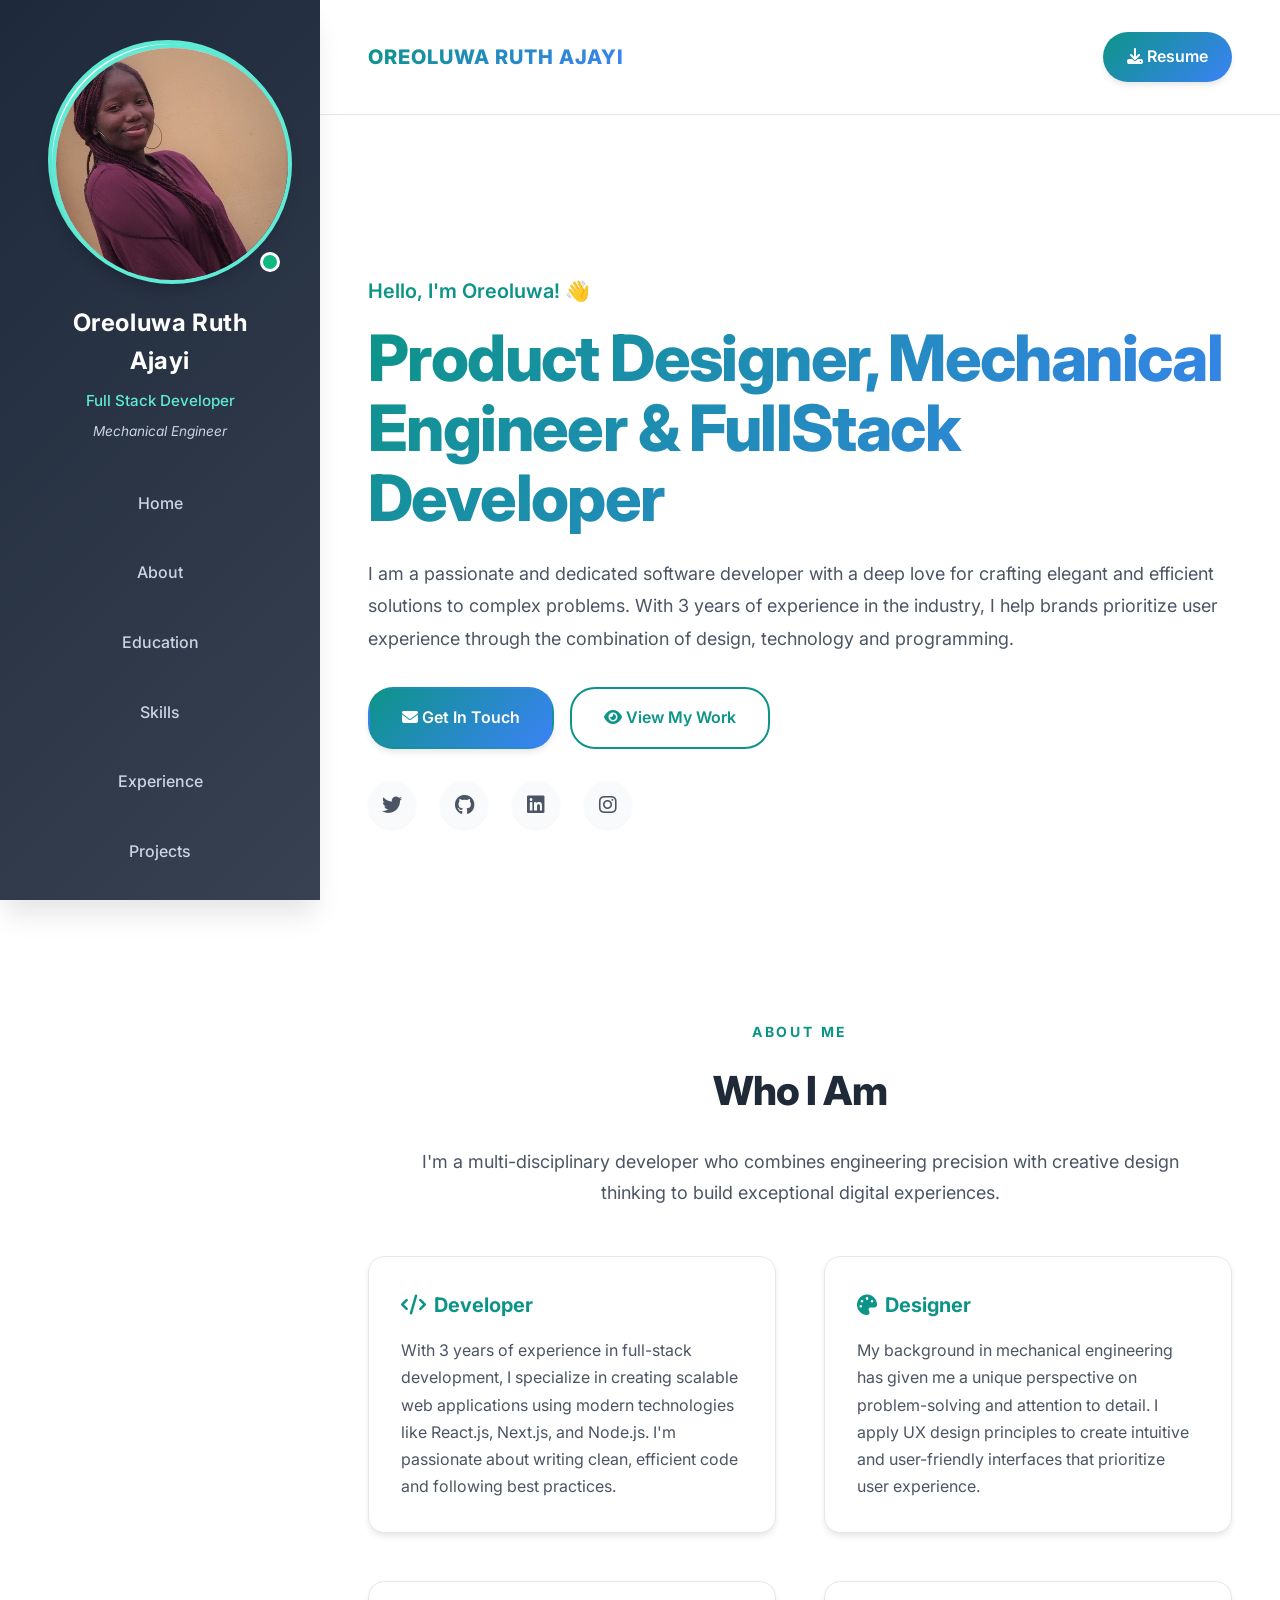
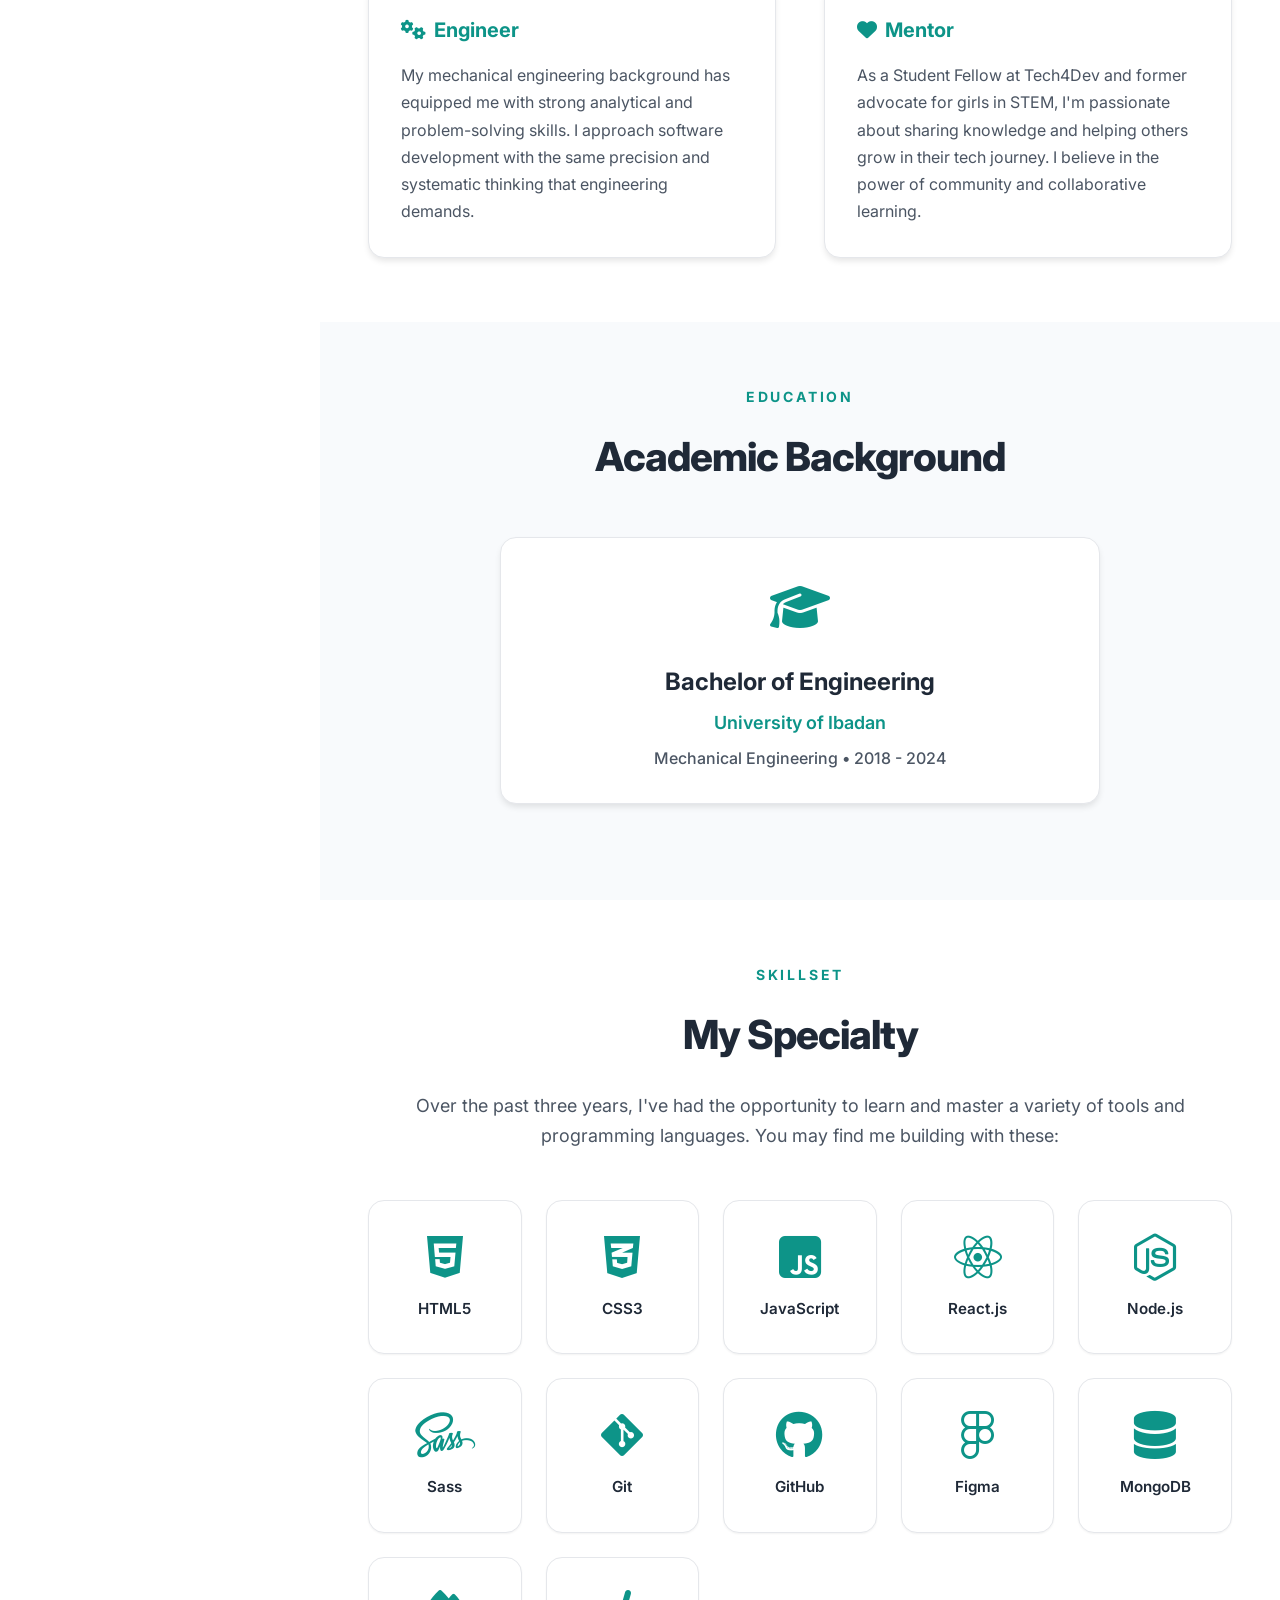
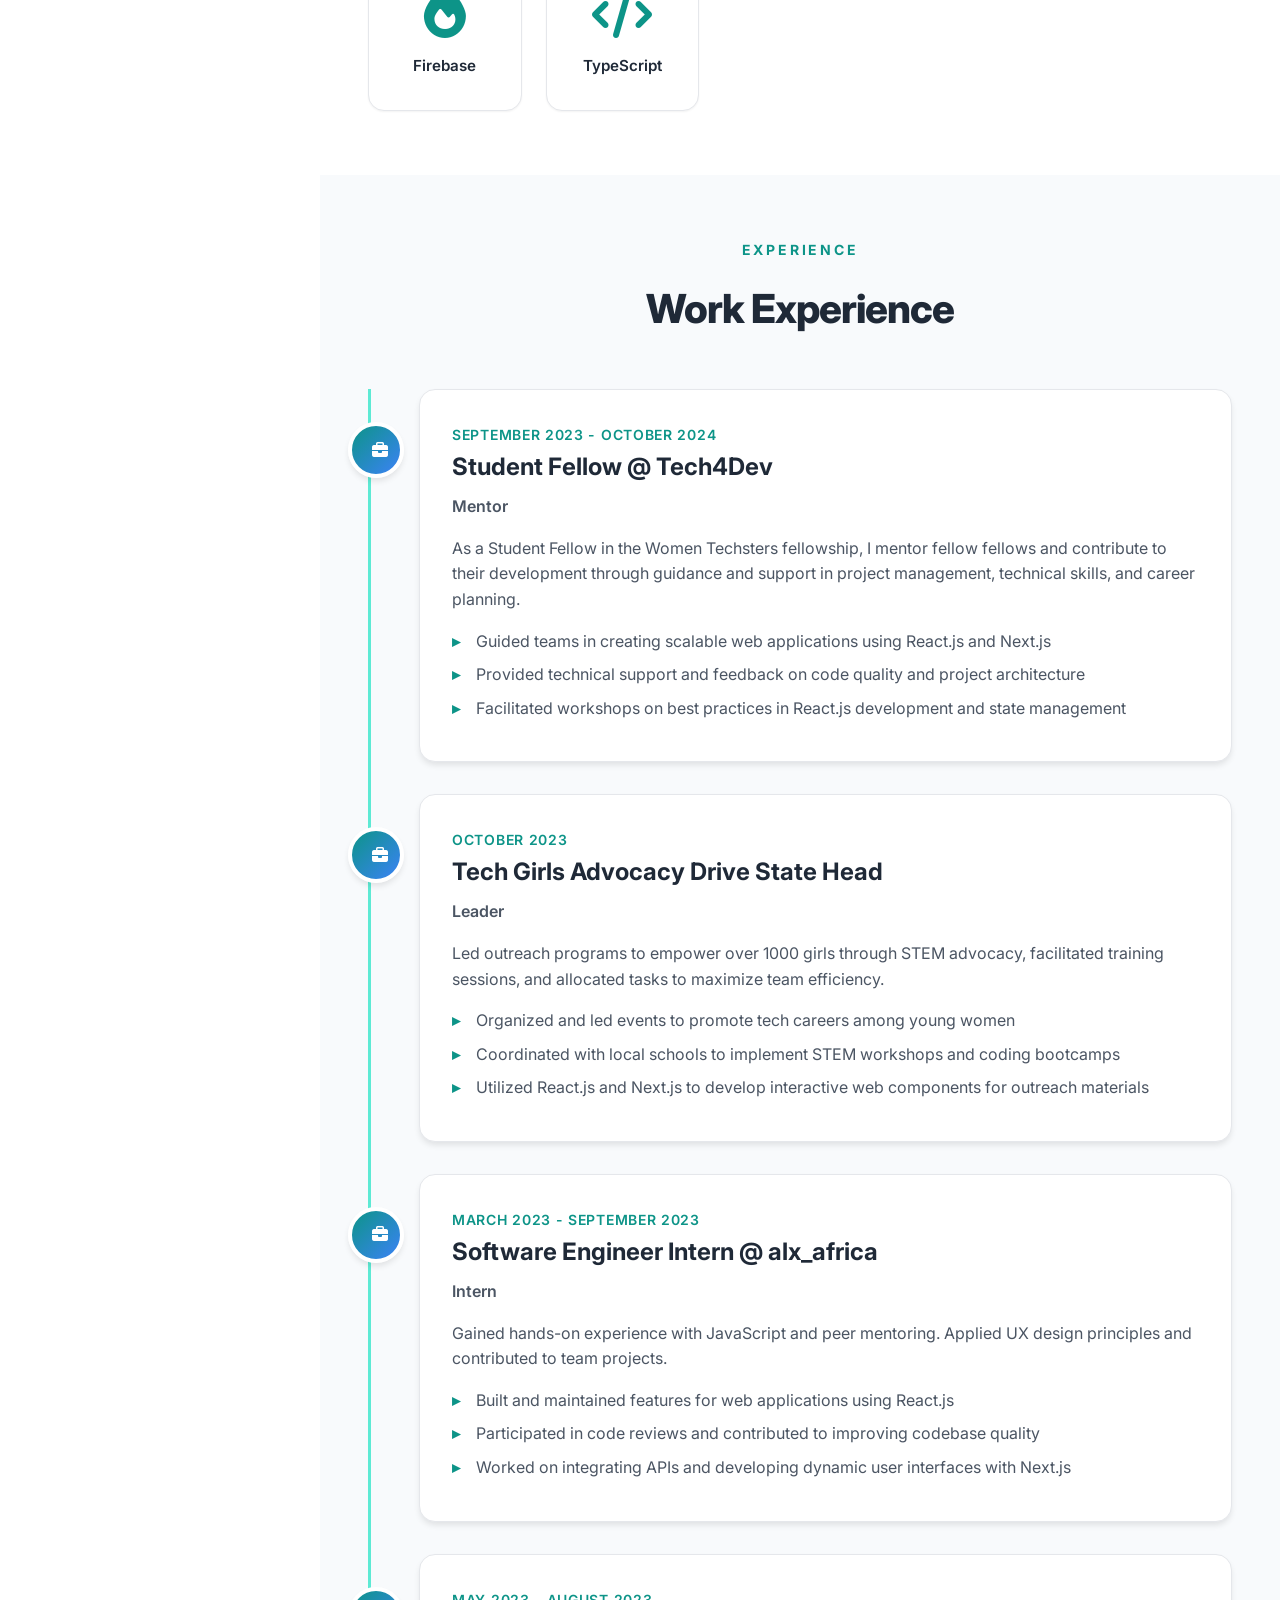
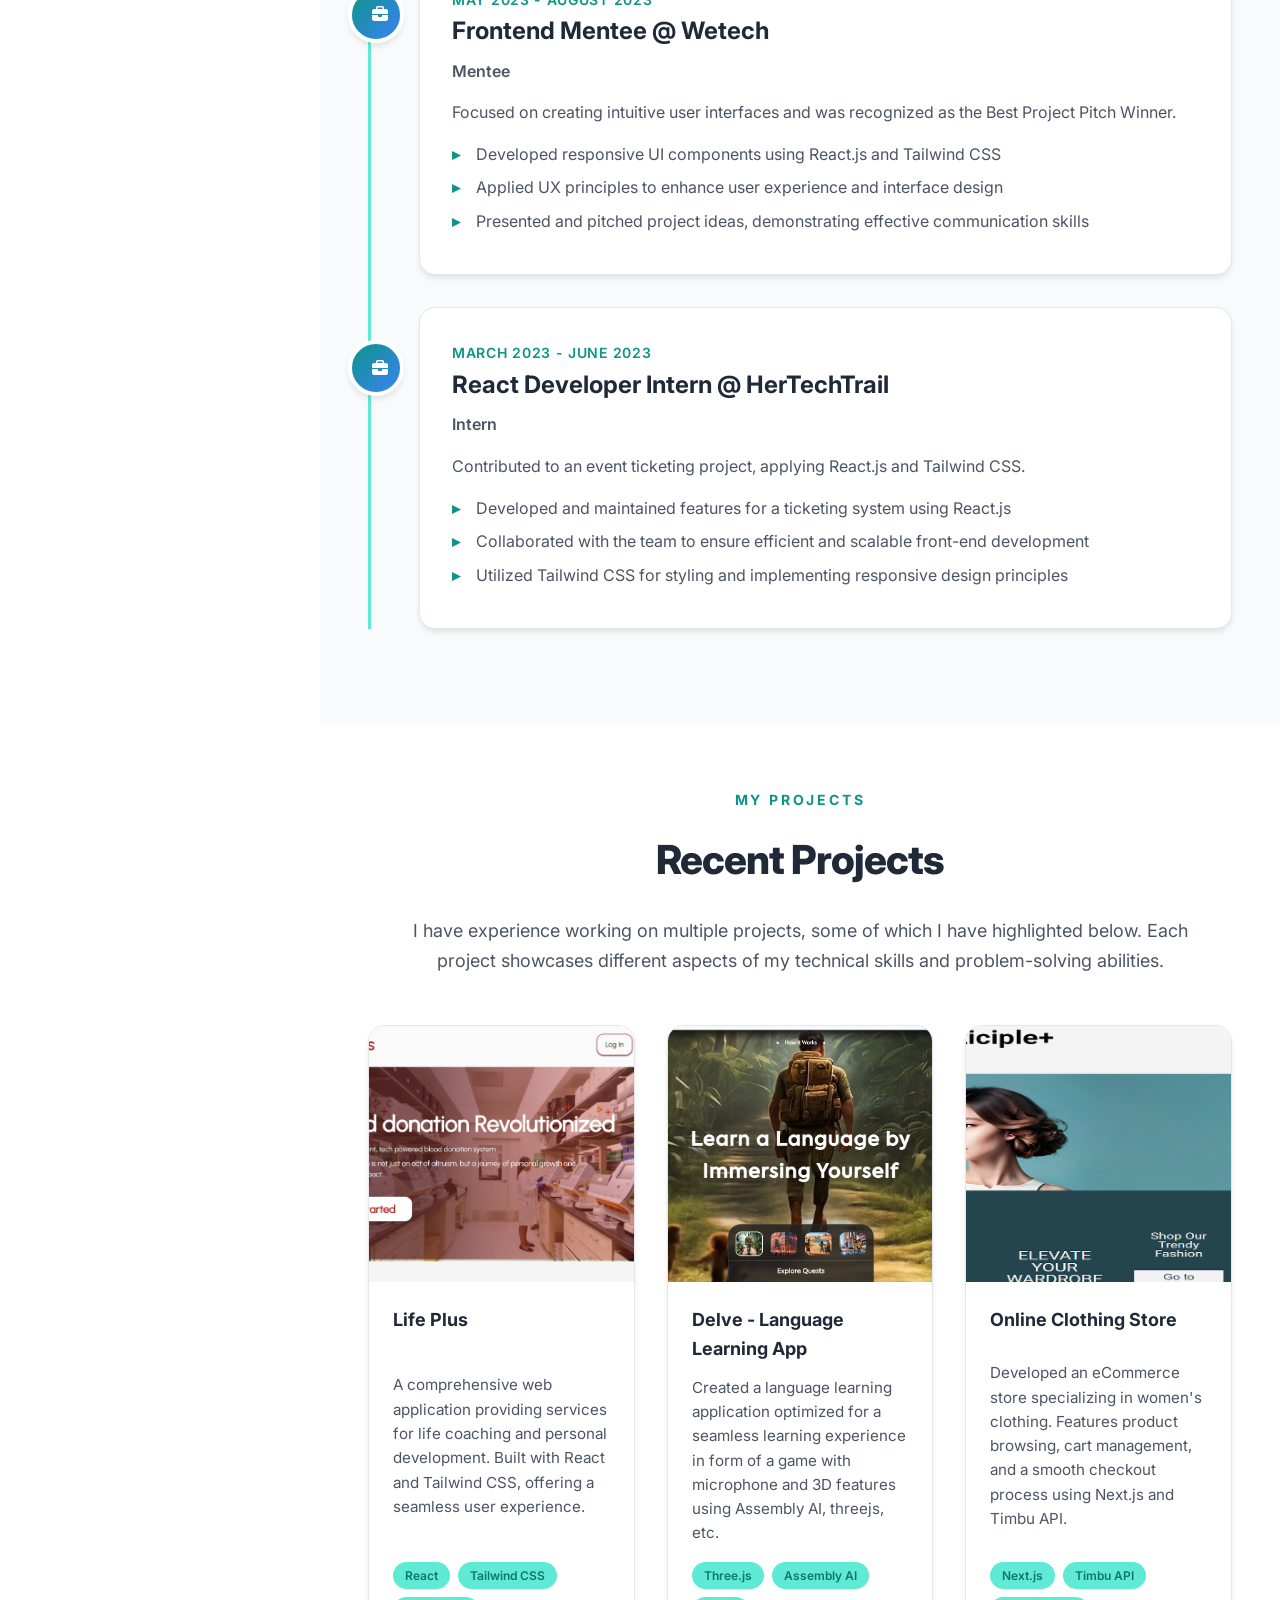
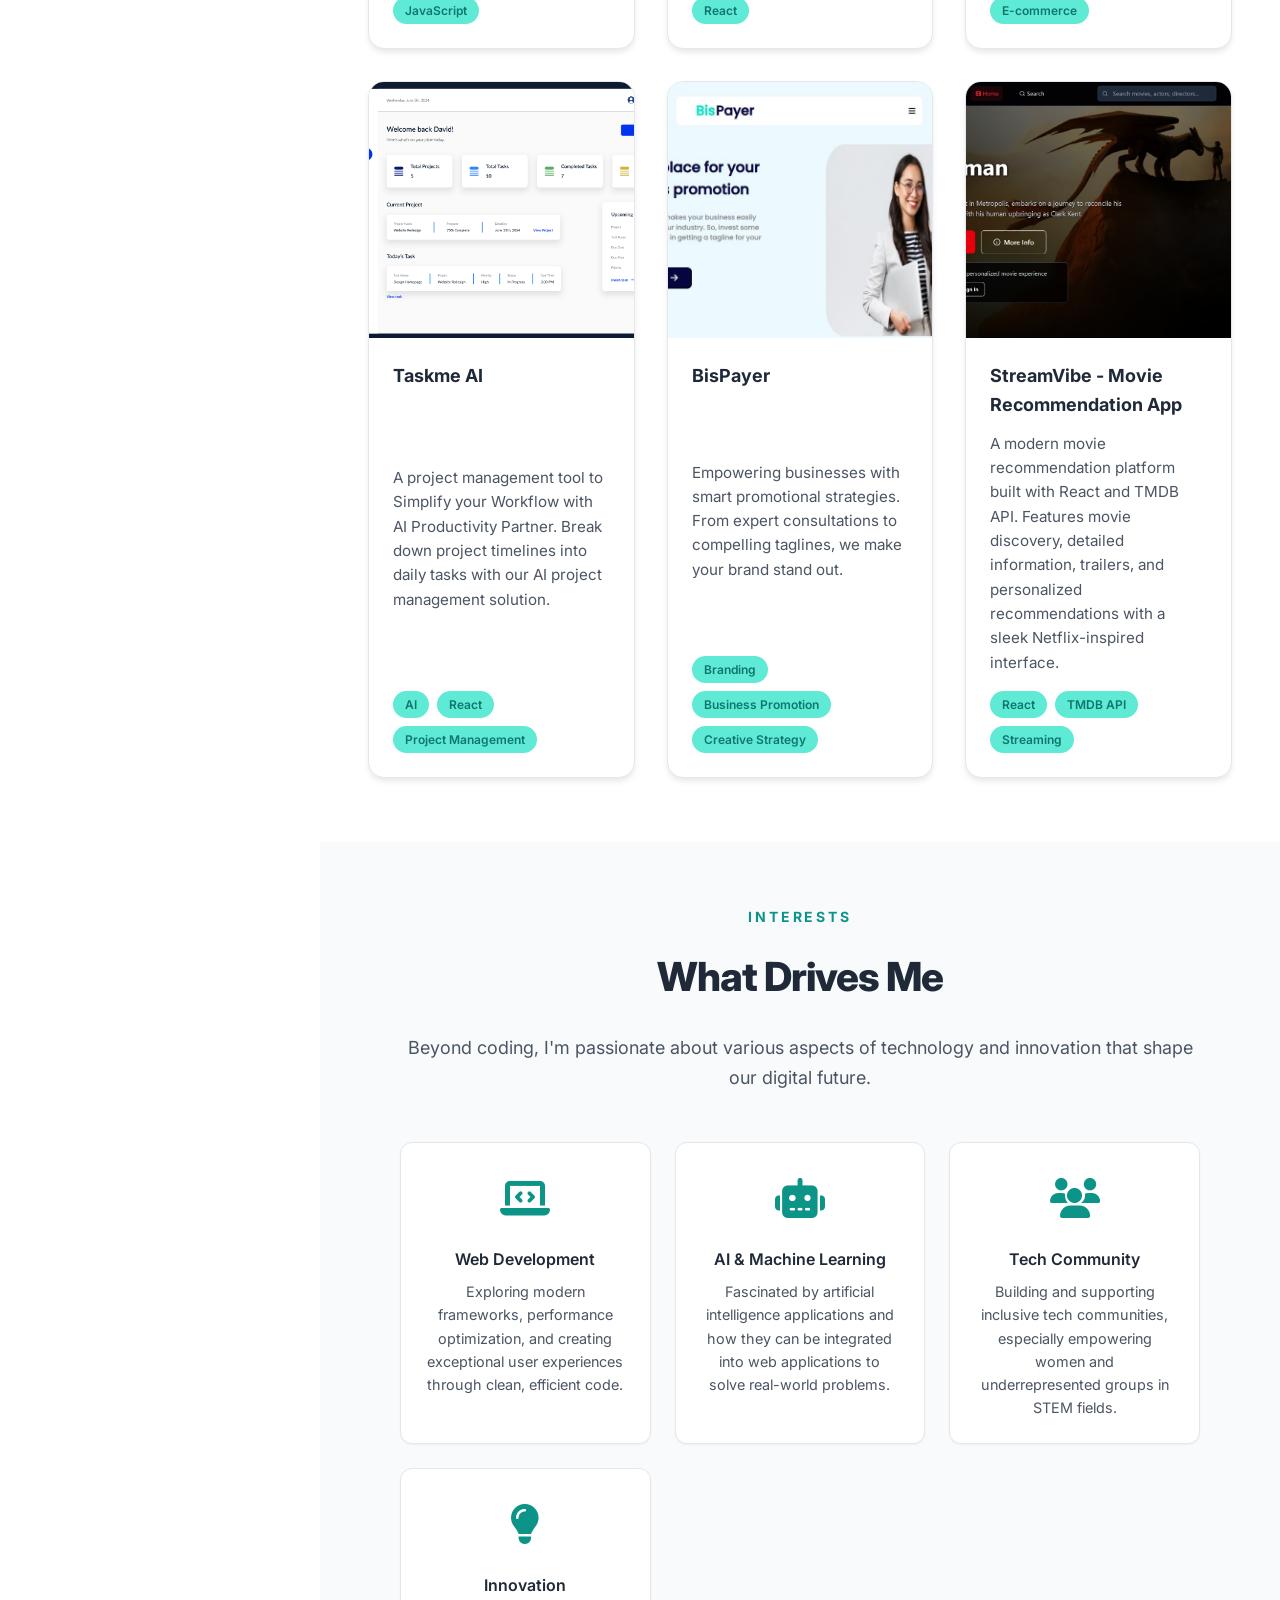
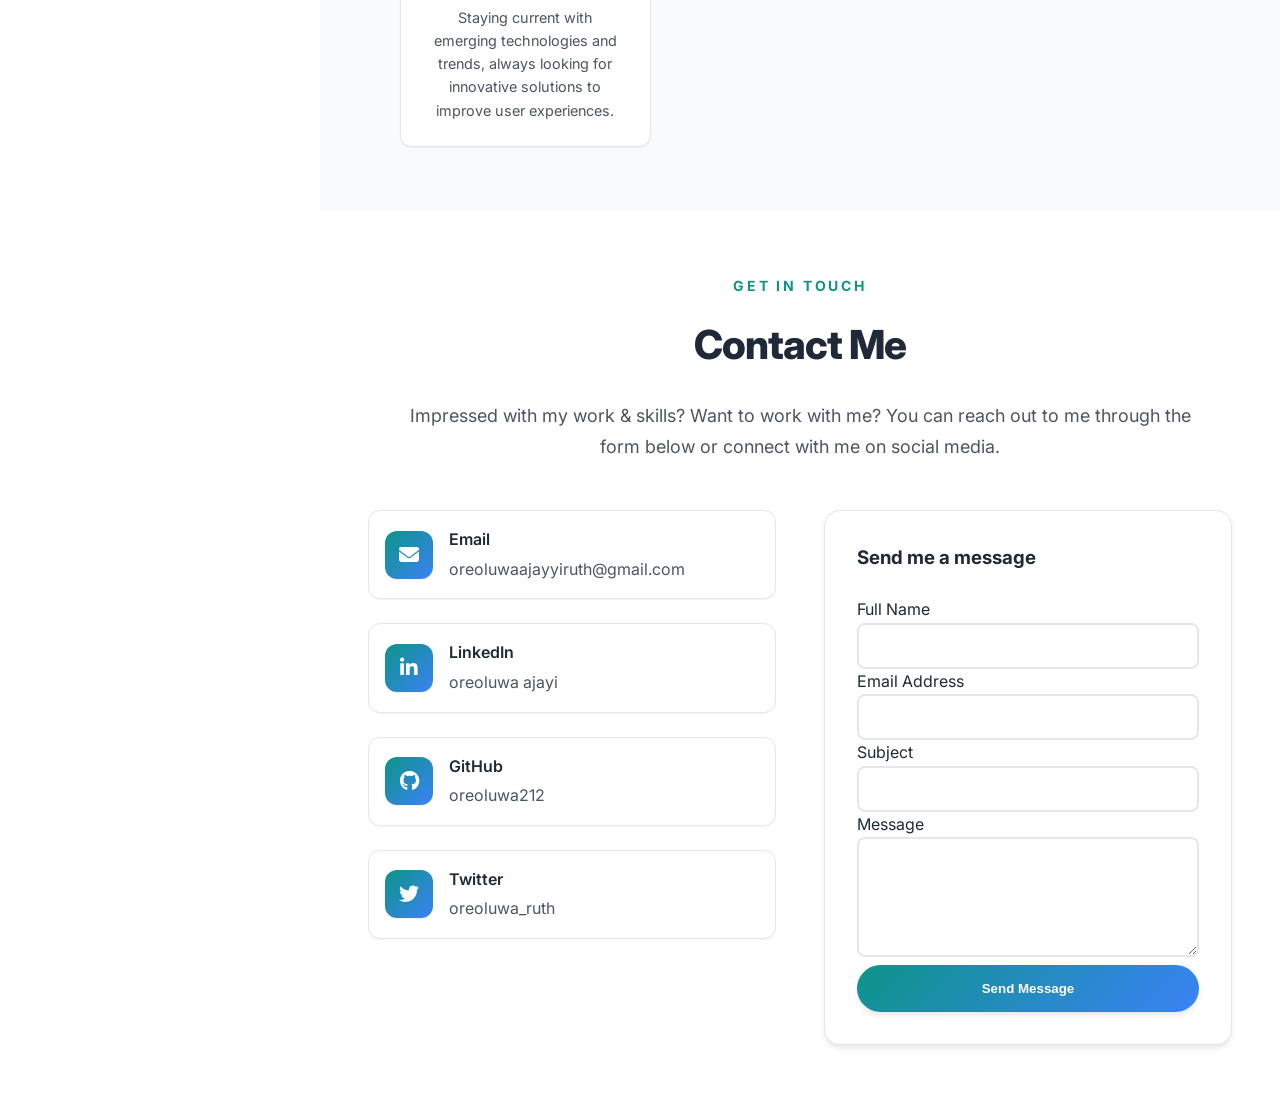
<file: index.html>
<!DOCTYPE html>
<html lang="en">
  <head>
    <meta charset="UTF-8" />
    <meta name="viewport" content="width=device-width, initial-scale=1.0" />
    <title>Portfolio Website - Oreoluwa Ruth Ajayi</title>
    <meta
      name="description"
      content="Oreoluwa Ruth - Full Stack Developer & Mechanical Engineer"
    />
    <link
      rel="icon"
      href="data:image/svg+xml,<svg xmlns='http://www.w3.org/2000/svg' viewBox='0 0 100 100'><text y='.9em' font-size='90'>💻</text></svg>"
    />

    <!-- Font Awesome for icons -->
    <link
      rel="stylesheet"
      href="https://cdnjs.cloudflare.com/ajax/libs/font-awesome/6.4.0/css/all.min.css"
    />
    <!-- Google Fonts -->
    <link
      href="https://fonts.googleapis.com/css2?family=Inter:wght@300;400;500;600;700;800&display=swap"
      rel="stylesheet"
    />

    <!-- Your existing CSS goes here -->
    <link rel="stylesheet" href="style.css" />
  </head>
  <body>
    <div class="bg-animation"></div>

    <!-- Mobile Menu Toggle -->
    <input type="checkbox" id="mobile-menu-toggle" class="mobile-menu-toggle" />
    <label for="mobile-menu-toggle" class="mobile-menu-btn">
      <i class="fas fa-bars"></i>
    </label>

    <!-- Sidebar Overlay -->
    <label for="mobile-menu-toggle" class="sidebar-overlay"></label>

    <!-- Sidebar -->
    <aside class="sidebar">
      <label for="mobile-menu-toggle" class="close-btn">
        <i class="fas fa-times"></i>
      </label>

      <div class="profile-section">
        <div class="profile-image-container">
          <div class="profile-image">
            <img
              src="public/dev-ed-wave.png"
              alt="Oreoluwa"
              class="profile-image"
            />
          </div>
          <div class="profile-status"></div>
        </div>

        <div class="profile-info">
          <h3 class="profile-name">Oreoluwa Ruth Ajayi</h3>
          <p class="profile-title">Full Stack Developer</p>
          <p class="profile-tagline">Mechanical Engineer</p>
        </div>
      </div>

      <nav class="nav-links">
        <a href="#home" class="nav-link">Home</a>
        <a href="#about" class="nav-link">About</a>
        <a href="#education" class="nav-link">Education</a>
        <a href="#skills" class="nav-link">Skills</a>
        <a href="#experience" class="nav-link">Experience</a>
        <a href="#projects" class="nav-link">Projects</a>
        <a href="#interests" class="nav-link">Interests</a>
        <a href="#contact" class="nav-link">Contact</a>
      </nav>
    </aside>

    <!-- Main Content -->
    <main class="main-content">
      <!-- Header -->
      <header class="header">
        <h1 class="logo">OREOLUWA RUTH AJAYI</h1>
        <div class="header-controls">
          <a
            href="https://drive.google.com/file/d/13ANMK1GL-vGuxZghjLcZzWjRVEx-naZC/view?usp=sharing"
            target="_blank"
            rel="noopener noreferrer"
            class="resume-link"
          >
            <i class="fas fa-download"></i> Resume
          </a>
        </div>
      </header>

      <!-- Hero Section -->
      <section id="home" class="hero">
        <div class="hero-content">
          <div class="hero-text">
            <p class="hero-greeting">Hello, I'm Oreoluwa! 👋</p>
            <h1 class="hero-title">
              Product Designer, Mechanical Engineer & FullStack Developer
            </h1>
            <p class="hero-description">
              I am a passionate and dedicated software developer with a deep
              love for crafting elegant and efficient solutions to complex
              problems. With 3 years of experience in the industry, I help
              brands prioritize user experience through the combination of
              design, technology and programming.
            </p>

            <div class="hero-cta">
              <a href="#contact" class="cta-button cta-primary">
                <i class="fas fa-envelope"></i> Get In Touch
              </a>
              <a href="#projects" class="cta-button cta-secondary">
                <i class="fas fa-eye"></i> View My Work
              </a>
            </div>

            <div class="social-links">
              <a
                href="https://twitter.com/oreoluwa_ruth"
                class="social-link"
                target="_blank"
                rel="noopener noreferrer"
                title="Twitter"
              >
                <i class="fab fa-twitter"></i>
              </a>
              <a
                href="https://www.github.com/oreoluwa212"
                class="social-link"
                target="_blank"
                rel="noopener noreferrer"
                title="GitHub"
              >
                <i class="fab fa-github"></i>
              </a>
              <a
                href="https://www.linkedin.com/in/oreoluwaajayi/"
                class="social-link"
                target="_blank"
                rel="noopener noreferrer"
                title="LinkedIn"
              >
                <i class="fab fa-linkedin"></i>
              </a>
              <a
                href="https://www.instagram.com/prin_cesstiwa/"
                class="social-link"
                target="_blank"
                rel="noopener noreferrer"
                title="Instagram"
              >
                <i class="fab fa-instagram"></i>
              </a>
            </div>
          </div>
        </div>
      </section>

      <!-- About Section -->
      <section id="about" class="section">
        <div class="section-header">
          <p class="small-heading">About Me</p>
          <h2 class="heading">Who I Am</h2>
          <p class="section-description">
            I'm a multi-disciplinary developer who combines engineering
            precision with creative design thinking to build exceptional digital
            experiences.
          </p>
        </div>

        <div class="about-grid">
          <div class="about-card">
            <h4>
              <i class="fas fa-code"></i>
              Developer
            </h4>
            <p>
              With 3 years of experience in full-stack development, I specialize
              in creating scalable web applications using modern technologies
              like React.js, Next.js, and Node.js. I'm passionate about writing
              clean, efficient code and following best practices.
            </p>
          </div>

          <div class="about-card">
            <h4>
              <i class="fas fa-palette"></i>
              Designer
            </h4>
            <p>
              My background in mechanical engineering has given me a unique
              perspective on problem-solving and attention to detail. I apply UX
              design principles to create intuitive and user-friendly interfaces
              that prioritize user experience.
            </p>
          </div>

          <div class="about-card">
            <h4>
              <i class="fas fa-cogs"></i>
              Engineer
            </h4>
            <p>
              My mechanical engineering background has equipped me with strong
              analytical and problem-solving skills. I approach software
              development with the same precision and systematic thinking that
              engineering demands.
            </p>
          </div>

          <div class="about-card">
            <h4>
              <i class="fas fa-heart"></i>
              Mentor
            </h4>
            <p>
              As a Student Fellow at Tech4Dev and former advocate for girls in
              STEM, I'm passionate about sharing knowledge and helping others
              grow in their tech journey. I believe in the power of community
              and collaborative learning.
            </p>
          </div>
        </div>
      </section>

      <!-- Education Section -->
      <section id="education" class="section">
        <div class="section-header">
          <p class="small-heading">Education</p>
          <h2 class="heading">Academic Background</h2>
        </div>

        <div class="education-card">
          <div class="education-icon">
            <i class="fas fa-graduation-cap"></i>
          </div>
          <h3 class="education-degree">Bachelor of Engineering</h3>
          <p class="education-school">University of Ibadan</p>
          <p class="education-year">Mechanical Engineering • 2018 - 2024</p>
        </div>
      </section>

      <!-- Skills Section -->
      <section id="skills" class="section">
        <div class="section-header">
          <p class="small-heading">Skillset</p>
          <h2 class="heading">My Specialty</h2>
          <p class="section-description">
            Over the past three years, I've had the opportunity to learn and
            master a variety of tools and programming languages. You may find me
            building with these:
          </p>
        </div>

        <div class="skills-grid">
          <div class="skill-item">
            <i class="fab fa-html5 skill-icon"></i>
            <p class="skill-label">HTML5</p>
          </div>
          <div class="skill-item">
            <i class="fab fa-css3-alt skill-icon"></i>
            <p class="skill-label">CSS3</p>
          </div>
          <div class="skill-item">
            <i class="fab fa-js-square skill-icon"></i>
            <p class="skill-label">JavaScript</p>
          </div>
          <div class="skill-item">
            <i class="fab fa-react skill-icon"></i>
            <p class="skill-label">React.js</p>
          </div>
          <div class="skill-item">
            <i class="fab fa-node-js skill-icon"></i>
            <p class="skill-label">Node.js</p>
          </div>
          <div class="skill-item">
            <i class="fab fa-sass skill-icon"></i>
            <p class="skill-label">Sass</p>
          </div>
          <div class="skill-item">
            <i class="fab fa-git-alt skill-icon"></i>
            <p class="skill-label">Git</p>
          </div>
          <div class="skill-item">
            <i class="fab fa-github skill-icon"></i>
            <p class="skill-label">GitHub</p>
          </div>
          <div class="skill-item">
            <i class="fab fa-figma skill-icon"></i>
            <p class="skill-label">Figma</p>
          </div>
          <div class="skill-item">
            <i class="fas fa-database skill-icon"></i>
            <p class="skill-label">MongoDB</p>
          </div>
          <div class="skill-item">
            <i class="fas fa-fire skill-icon"></i>
            <p class="skill-label">Firebase</p>
          </div>
          <div class="skill-item">
            <i class="fas fa-code skill-icon"></i>
            <p class="skill-label">TypeScript</p>
          </div>
        </div>
      </section>

      <!-- Experience Section -->
      <section id="experience" class="section">
        <div class="section-header">
          <p class="small-heading">Experience</p>
          <h2 class="heading">Work Experience</h2>
        </div>

        <div class="experience-timeline">
          <div class="experience-item">
            <time class="experience-date">September 2023 - October 2024</time>
            <h3 class="experience-title">Student Fellow @ Tech4Dev</h3>
            <h4 class="experience-role">Mentor</h4>
            <p class="experience-description">
              As a Student Fellow in the Women Techsters fellowship, I mentor
              fellow fellows and contribute to their development through
              guidance and support in project management, technical skills, and
              career planning.
            </p>
            <ul class="experience-tasks">
              <li>
                Guided teams in creating scalable web applications using
                React.js and Next.js
              </li>
              <li>
                Provided technical support and feedback on code quality and
                project architecture
              </li>
              <li>
                Facilitated workshops on best practices in React.js development
                and state management
              </li>
            </ul>
          </div>

          <div class="experience-item">
            <time class="experience-date">October 2023</time>
            <h3 class="experience-title">
              Tech Girls Advocacy Drive State Head
            </h3>
            <h4 class="experience-role">Leader</h4>
            <p class="experience-description">
              Led outreach programs to empower over 1000 girls through STEM
              advocacy, facilitated training sessions, and allocated tasks to
              maximize team efficiency.
            </p>
            <ul class="experience-tasks">
              <li>
                Organized and led events to promote tech careers among young
                women
              </li>
              <li>
                Coordinated with local schools to implement STEM workshops and
                coding bootcamps
              </li>
              <li>
                Utilized React.js and Next.js to develop interactive web
                components for outreach materials
              </li>
            </ul>
          </div>

          <div class="experience-item">
            <time class="experience-date">March 2023 - September 2023</time>
            <h3 class="experience-title">
              Software Engineer Intern @ alx_africa
            </h3>
            <h4 class="experience-role">Intern</h4>
            <p class="experience-description">
              Gained hands-on experience with JavaScript and peer mentoring.
              Applied UX design principles and contributed to team projects.
            </p>
            <ul class="experience-tasks">
              <li>
                Built and maintained features for web applications using
                React.js
              </li>
              <li>
                Participated in code reviews and contributed to improving
                codebase quality
              </li>
              <li>
                Worked on integrating APIs and developing dynamic user
                interfaces with Next.js
              </li>
            </ul>
          </div>

          <div class="experience-item">
            <time class="experience-date">May 2023 - August 2023</time>
            <h3 class="experience-title">Frontend Mentee @ Wetech</h3>
            <h4 class="experience-role">Mentee</h4>
            <p class="experience-description">
              Focused on creating intuitive user interfaces and was recognized
              as the Best Project Pitch Winner.
            </p>
            <ul class="experience-tasks">
              <li>
                Developed responsive UI components using React.js and Tailwind
                CSS
              </li>
              <li>
                Applied UX principles to enhance user experience and interface
                design
              </li>
              <li>
                Presented and pitched project ideas, demonstrating effective
                communication skills
              </li>
            </ul>
          </div>

          <div class="experience-item">
            <time class="experience-date">March 2023 - June 2023</time>
            <h3 class="experience-title">
              React Developer Intern @ HerTechTrail
            </h3>
            <h4 class="experience-role">Intern</h4>
            <p class="experience-description">
              Contributed to an event ticketing project, applying React.js and
              Tailwind CSS.
            </p>
            <ul class="experience-tasks">
              <li>
                Developed and maintained features for a ticketing system using
                React.js
              </li>
              <li>
                Collaborated with the team to ensure efficient and scalable
                front-end development
              </li>
              <li>
                Utilized Tailwind CSS for styling and implementing responsive
                design principles
              </li>
            </ul>
          </div>
        </div>
      </section>

      <!-- Projects Section -->
      <section id="projects" class="section">
        <div class="section-header">
          <p class="small-heading">My Projects</p>
          <h2 class="heading">Recent Projects</h2>
          <p class="section-description">
            I have experience working on multiple projects, some of which I have
            highlighted below. Each project showcases different aspects of my
            technical skills and problem-solving abilities.
          </p>
        </div>

        <div class="projects-grid">
          <a
            href="https://life-plus-webapp.vercel.app/"
            target="_blank"
            rel="noopener noreferrer"
            class="project-card"
          >
            <div class="project-image">
              <img
                src="public/web8.png"
                alt="Life Plus Web App"
                class="project-image"
              />
            </div>
            <div class="project-content">
              <h4 class="project-title">Life Plus</h4>
              <p class="project-description">
                A comprehensive web application providing services for life
                coaching and personal development. Built with React and Tailwind
                CSS, offering a seamless user experience.
              </p>
              <div class="project-tech">
                <span class="tech-tag">React</span>
                <span class="tech-tag">Tailwind CSS</span>
                <span class="tech-tag">JavaScript</span>
              </div>
            </div>
          </a>

          <a
            href="https://delve.fun"
            target="_blank"
            rel="noopener noreferrer"
            class="project-card"
          >
            <div class="project-image">
              <img
                src="public/web9.png"
                alt="Delve Language Learning App"
                class="project-image"
              />
            </div>
            <div class="project-content">
              <h4 class="project-title">Delve - Language Learning App</h4>
              <p class="project-description">
                Created a language learning application optimized for a seamless
                learning experience in form of a game with microphone and 3D
                features using Assembly AI, threejs, etc.
              </p>
              <div class="project-tech">
                <span class="tech-tag">Three.js</span>
                <span class="tech-tag">Assembly AI</span>
                <span class="tech-tag">React</span>
              </div>
            </div>
          </a>

          <a
            href="https://store-clothing.vercel.app"
            target="_blank"
            rel="noopener noreferrer"
            class="project-card"
          >
            <div class="project-image">
              <img
                src="public/web1.png"
                alt="Online Clothing Store"
                class="project-image"
              />
            </div>
            <div class="project-content">
              <h4 class="project-title">Online Clothing Store</h4>
              <p class="project-description">
                Developed an eCommerce store specializing in women's clothing.
                Features product browsing, cart management, and a smooth
                checkout process using Next.js and Timbu API.
              </p>
              <div class="project-tech">
                <span class="tech-tag">Next.js</span>
                <span class="tech-tag">Timbu API</span>
                <span class="tech-tag">E-commerce</span>
              </div>
            </div>
          </a>

          <a
            href="https://task-me-ai.vercel.app"
            target="_blank"
            rel="noopener noreferrer"
            class="project-card"
          >
            <div class="project-image">
              <img
                src="public/web4.png"
                alt="Taskme AI"
                class="project-image"
              />
            </div>
            <div class="project-content">
              <h4 class="project-title">Taskme AI</h4>
              <p class="project-description">
                A project management tool to Simplify your Workflow with AI
                Productivity Partner. Break down project timelines into daily
                tasks with our AI project management solution.
              </p>
              <div class="project-tech">
                <span class="tech-tag">AI</span>
                <span class="tech-tag">React</span>
                <span class="tech-tag">Project Management</span>
              </div>
            </div>
          </a>

          <a
            href="https://bis-payer.vercel.app/"
            target="_blank"
            rel="noopener noreferrer"
            class="project-card"
          >
            <div class="project-image">
              <img
                src="public/web10.JPG"
                alt="BisPayer Screenshot"
                class="project-image"
              />
            </div>
            <div class="project-content">
              <h4 class="project-title">BisPayer</h4>
              <p class="project-description">
                Empowering businesses with smart promotional strategies. From
                expert consultations to compelling taglines, we make your brand
                stand out.
              </p>
              <div class="project-tech">
                <span class="tech-tag">Branding</span>
                <span class="tech-tag">Business Promotion</span>
                <span class="tech-tag">Creative Strategy</span>
              </div>
            </div>
          </a>

          <a
            href="https://stream-vibe-ebon.vercel.app"
            target="_blank"
            rel="noopener noreferrer"
            class="project-card"
          >
            <div class="project-image">
              <img
                src="public/web3.png"
                alt="StreamVibe Movie App"
                class="project-image"
              />
            </div>
            <div class="project-content">
              <h4 class="project-title">
                StreamVibe - Movie Recommendation App
              </h4>
              <p class="project-description">
                A modern movie recommendation platform built with React and TMDB
                API. Features movie discovery, detailed information, trailers,
                and personalized recommendations with a sleek Netflix-inspired
                interface.
              </p>
              <div class="project-tech">
                <span class="tech-tag">React</span>
                <span class="tech-tag">TMDB API</span>
                <span class="tech-tag">Streaming</span>
              </div>
            </div>
          </a>
        </div>
      </section>

      <!-- Interests Section -->
      <section id="interests" class="section">
        <div class="section-header">
          <p class="small-heading">Interests</p>
          <h2 class="heading">What Drives Me</h2>
          <p class="section-description">
            Beyond coding, I'm passionate about various aspects of technology
            and innovation that shape our digital future.
          </p>
        </div>

        <div class="interests-grid">
          <div class="interest-item">
            <div class="interest-icon">
              <i class="fas fa-laptop-code"></i>
            </div>
            <h4 class="interest-title">Web Development</h4>
            <p class="interest-description">
              Exploring modern frameworks, performance optimization, and
              creating exceptional user experiences through clean, efficient
              code.
            </p>
          </div>

          <div class="interest-item">
            <div class="interest-icon">
              <i class="fas fa-robot"></i>
            </div>
            <h4 class="interest-title">AI & Machine Learning</h4>
            <p class="interest-description">
              Fascinated by artificial intelligence applications and how they
              can be integrated into web applications to solve real-world
              problems.
            </p>
          </div>

          <div class="interest-item">
            <div class="interest-icon">
              <i class="fas fa-users"></i>
            </div>
            <h4 class="interest-title">Tech Community</h4>
            <p class="interest-description">
              Building and supporting inclusive tech communities, especially
              empowering women and underrepresented groups in STEM fields.
            </p>
          </div>

          <div class="interest-item">
            <div class="interest-icon">
              <i class="fas fa-lightbulb"></i>
            </div>
            <h4 class="interest-title">Innovation</h4>
            <p class="interest-description">
              Staying current with emerging technologies and trends, always
              looking for innovative solutions to improve user experiences.
            </p>
          </div>
        </div>
      </section>

      <!-- Contact Section -->
      <section id="contact" class="section">
        <div class="section-header">
          <p class="small-heading">Get In Touch</p>
          <h2 class="heading">Contact Me</h2>
          <p class="section-description">
            Impressed with my work & skills? Want to work with me? You can reach
            out to me through the form below or connect with me on social media.
          </p>
        </div>

        <div class="contact-content">
          <div class="contact-grid">
            <div class="contact-info">
              <div class="contact-item">
                <a
                  href="mailto:oreoluwaajayyiruth@gmail.com"
                  class="contact-icon"
                >
                  <i class="fas fa-envelope"></i>
                </a>
                <div class="contact-details">
                  <h4>Email</h4>
                  <a
                    href="mailto:oreoluwaajayyiruth@gmail.com"
                    class="contact-link"
                  >
                    oreoluwaajayyiruth@gmail.com
                  </a>
                </div>
              </div>

              <div class="contact-item">
                <a
                  href="https://www.linkedin.com/in/oreoluwaajayi"
                  target="_blank"
                  rel="noopener noreferrer"
                  class="contact-icon"
                >
                  <i class="fab fa-linkedin-in"></i>
                </a>
                <div class="contact-details">
                  <h4>LinkedIn</h4>
                  <a
                    href="https://www.linkedin.com/in/oreoluwaajayi"
                    target="_blank"
                    rel="noopener noreferrer"
                    class="contact-link"
                  >
                    oreoluwa ajayi
                  </a>
                </div>
              </div>

              <div class="contact-item">
                <a
                  href="https://github.com/oreoluwa212"
                  target="_blank"
                  rel="noopener noreferrer"
                  class="contact-icon"
                >
                  <i class="fab fa-github"></i>
                </a>
                <div class="contact-details">
                  <h4>GitHub</h4>
                  <a
                    href="https://github.com/oreoluwa212"
                    target="_blank"
                    rel="noopener noreferrer"
                    class="contact-link"
                  >
                    oreoluwa212
                  </a>
                </div>
              </div>

              <div class="contact-item">
                <a
                  href="https://twitter.com/oreoluwa_ruth"
                  target="_blank"
                  rel="noopener noreferrer"
                  class="contact-icon"
                >
                  <i class="fab fa-twitter"></i>
                </a>
                <div class="contact-details">
                  <h4>Twitter</h4>
                  <a
                    href="https://twitter.com/oreoluwa_ruth"
                    target="_blank"
                    rel="noopener noreferrer"
                    class="contact-link"
                  >
                    oreoluwa_ruth
                  </a>
                </div>
              </div>
            </div>

            <div class="contact-form">
              <h3 style="margin-bottom: 1.5rem; color: var(--text-primary)">
                Send me a message
              </h3>
              <form
                action="mailto:oreoluwaajayyiruth@gmail.com"
                method="post"
                enctype="text/plain"
              >
                <div class="form-group">
                  <label for="name">Full Name</label>
                  <input
                    type="text"
                    id="name"
                    name="name"
                    class="form-control"
                    required
                  />
                </div>

                <div class="form-group">
                  <label for="email">Email Address</label>
                  <input
                    type="email"
                    id="email"
                    name="email"
                    class="form-control"
                    required
                  />
                </div>

                <div class="form-group">
                  <label for="subject">Subject</label>
                  <input
                    type="text"
                    id="subject"
                    name="subject"
                    class="form-control"
                    required
                  />
                </div>

                <div class="form-group">
                  <label for="message">Message</label>
                  <textarea
                    id="message"
                    name="message"
                    class="form-control"
                    required
                  ></textarea>
                </div>

                <button type="submit" class="submit-btn">Send Message</button>
              </form>
            </div>
          </div>
        </div>
      </section>
    </main>
  </body>
</html>
</file>
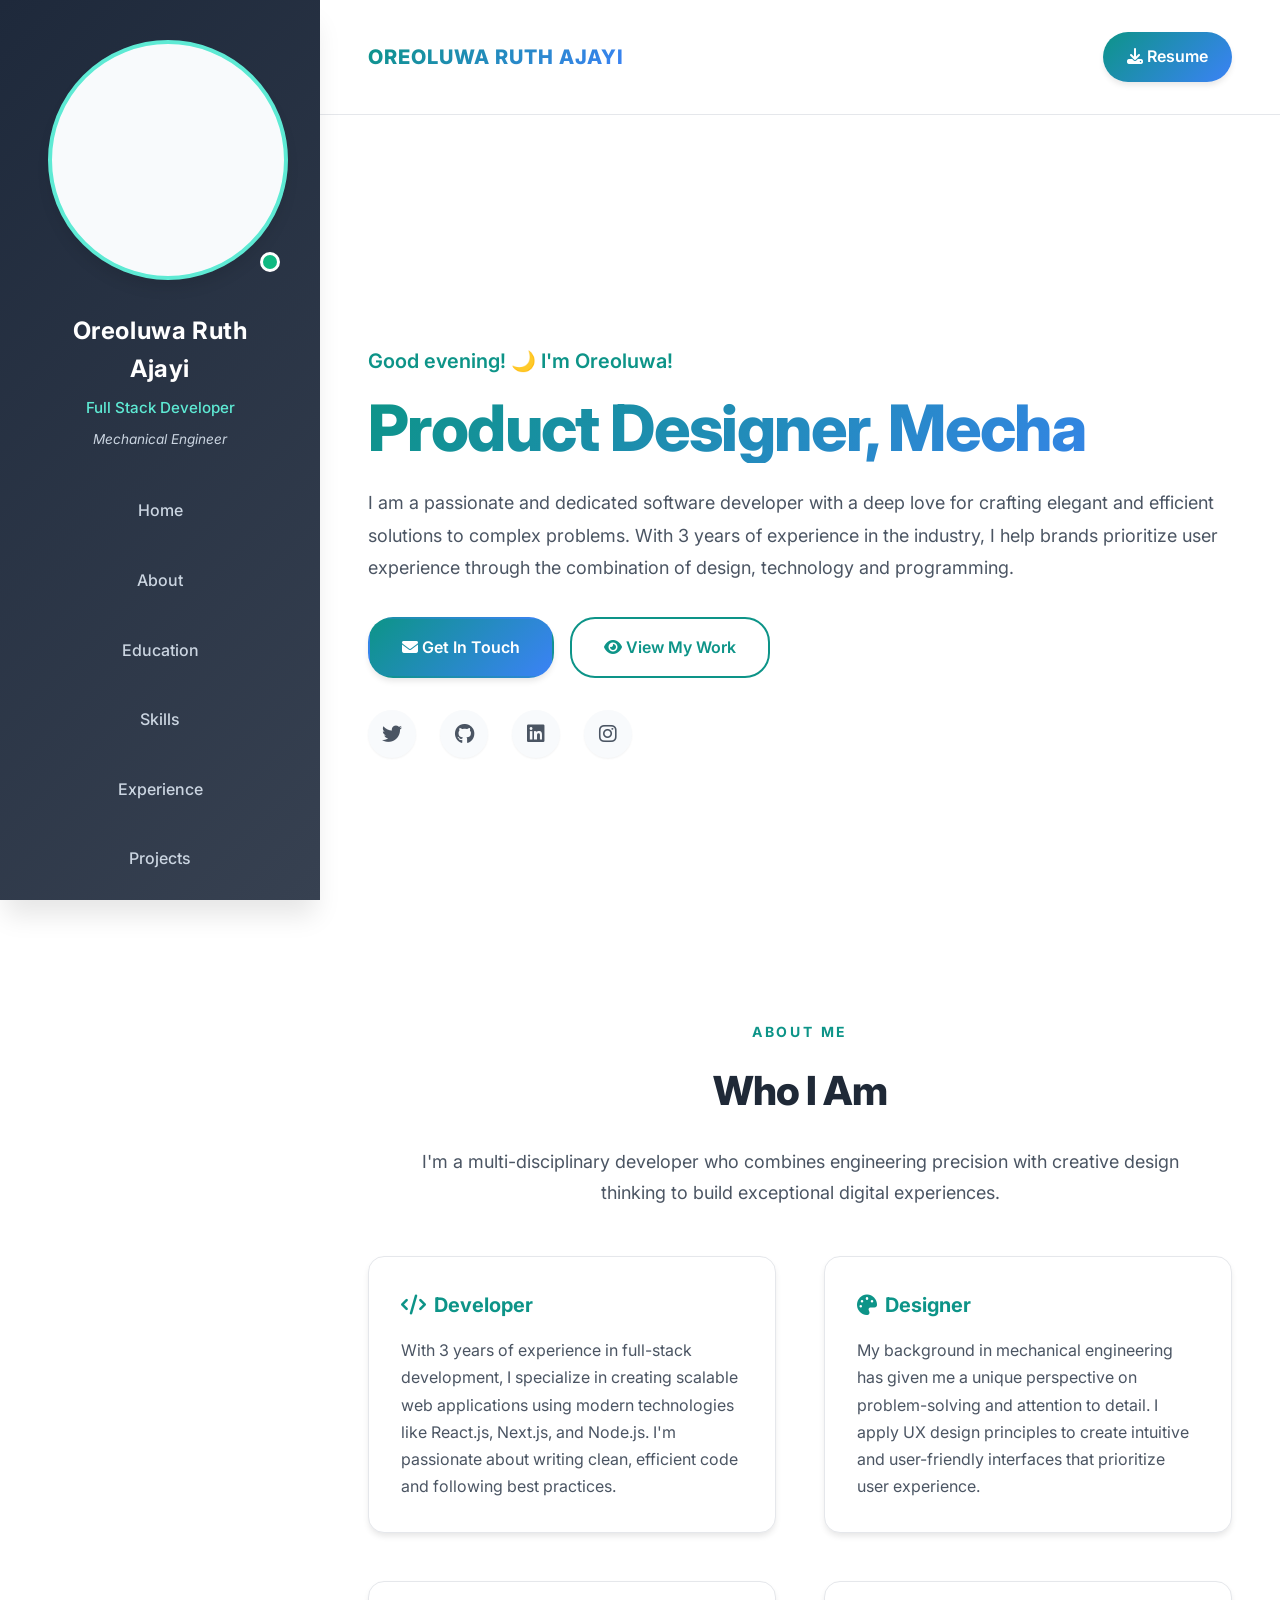
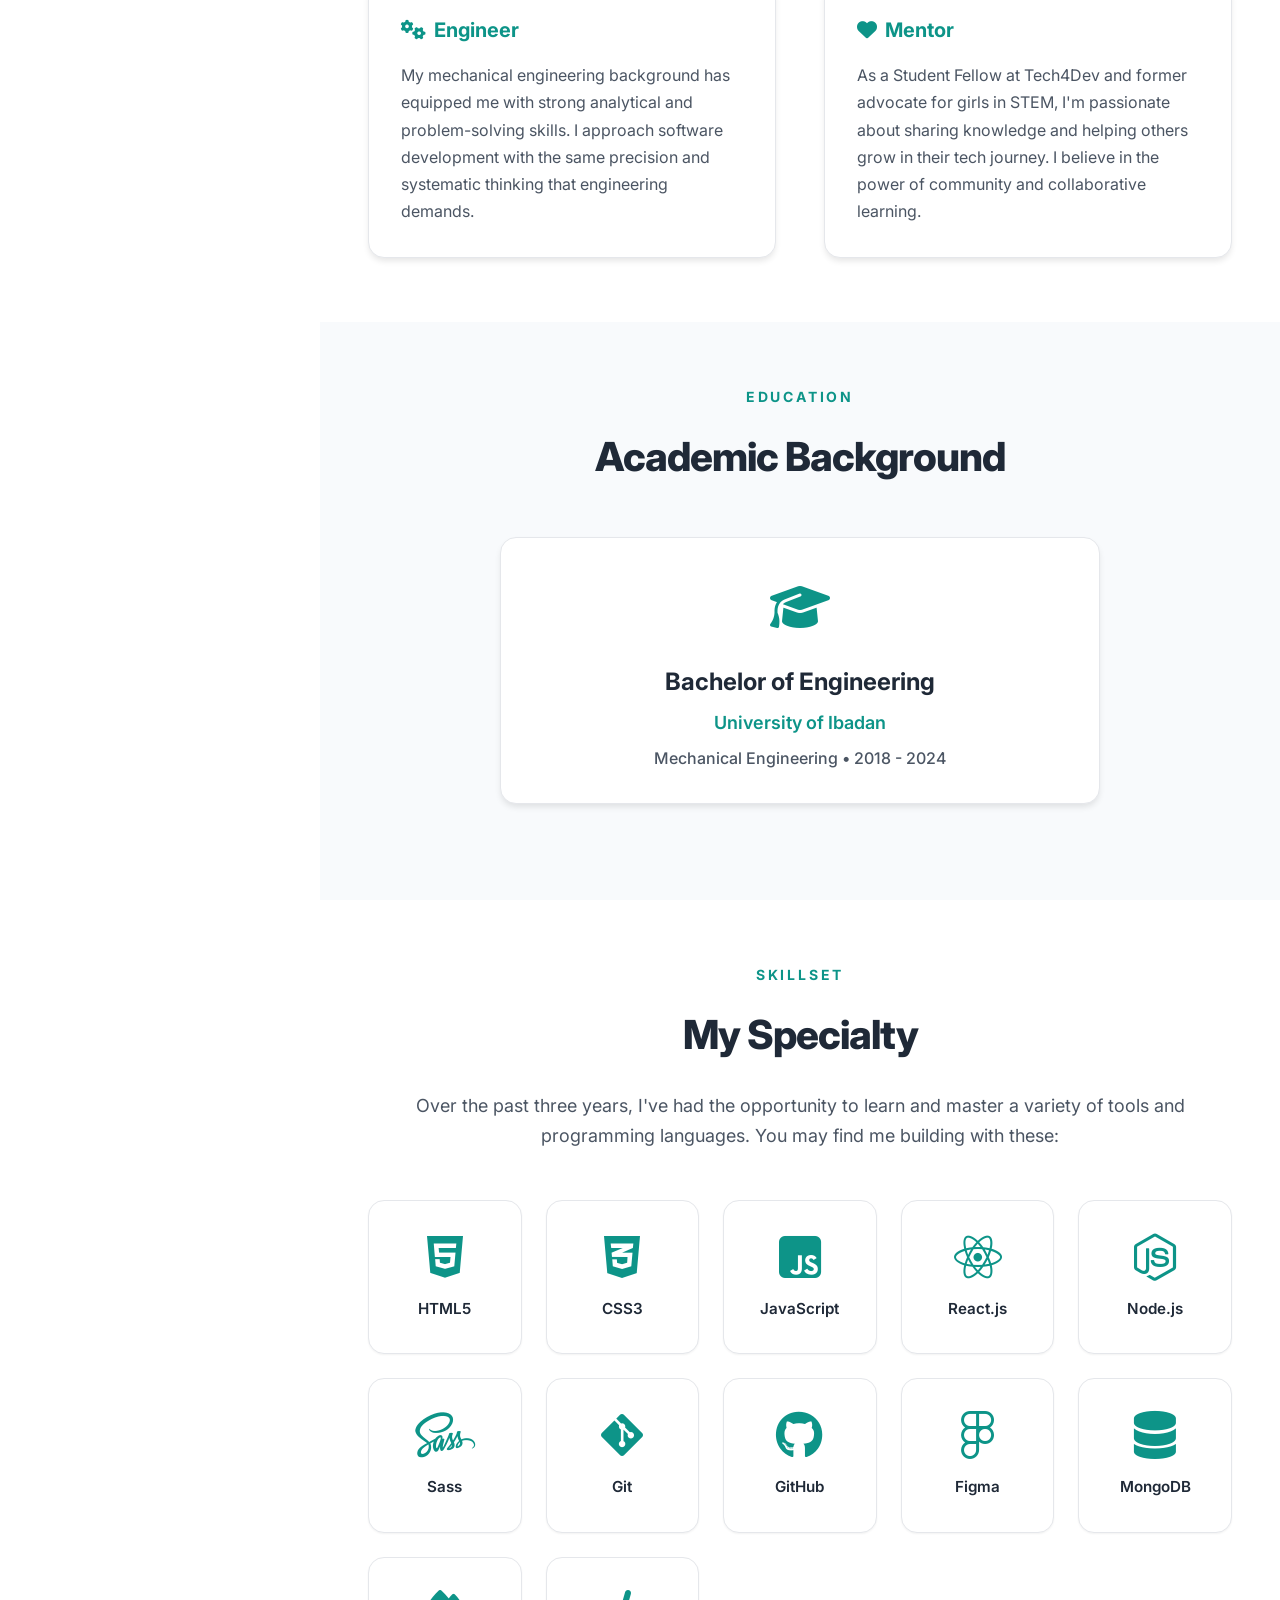
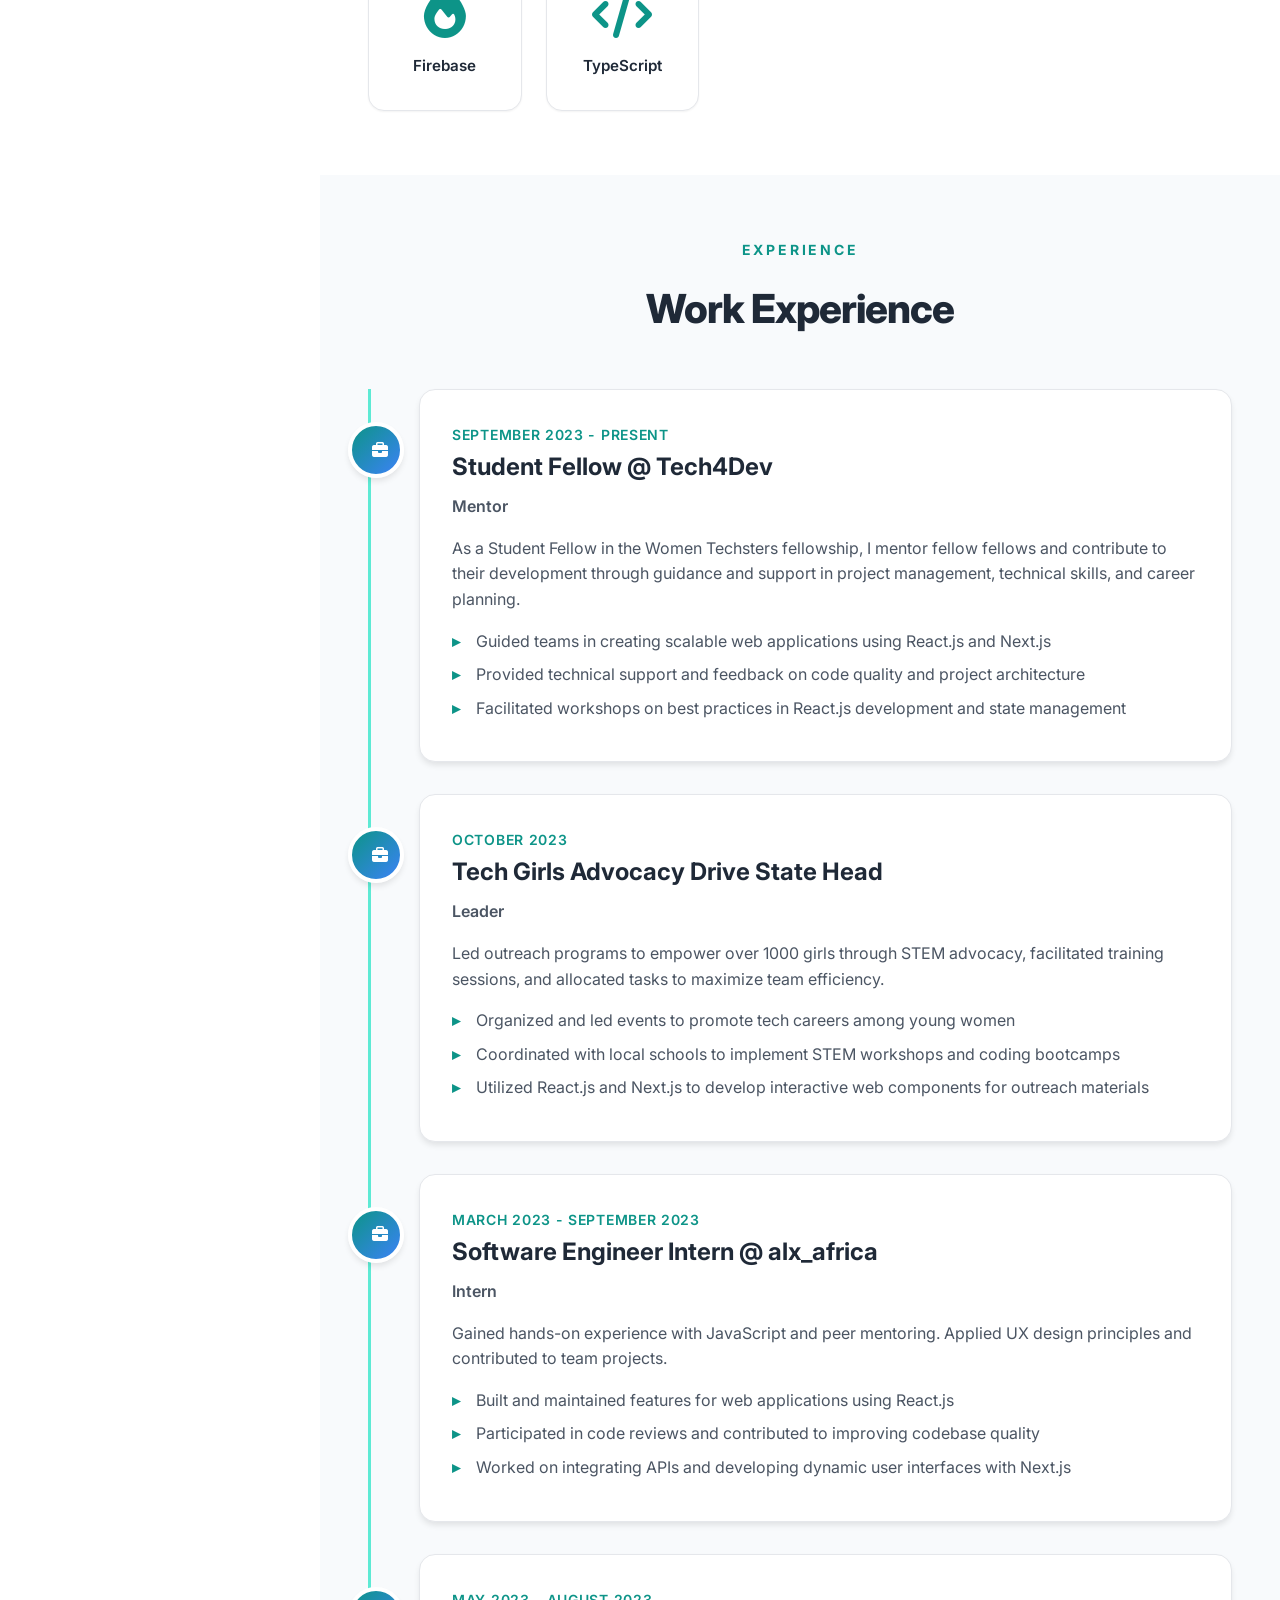
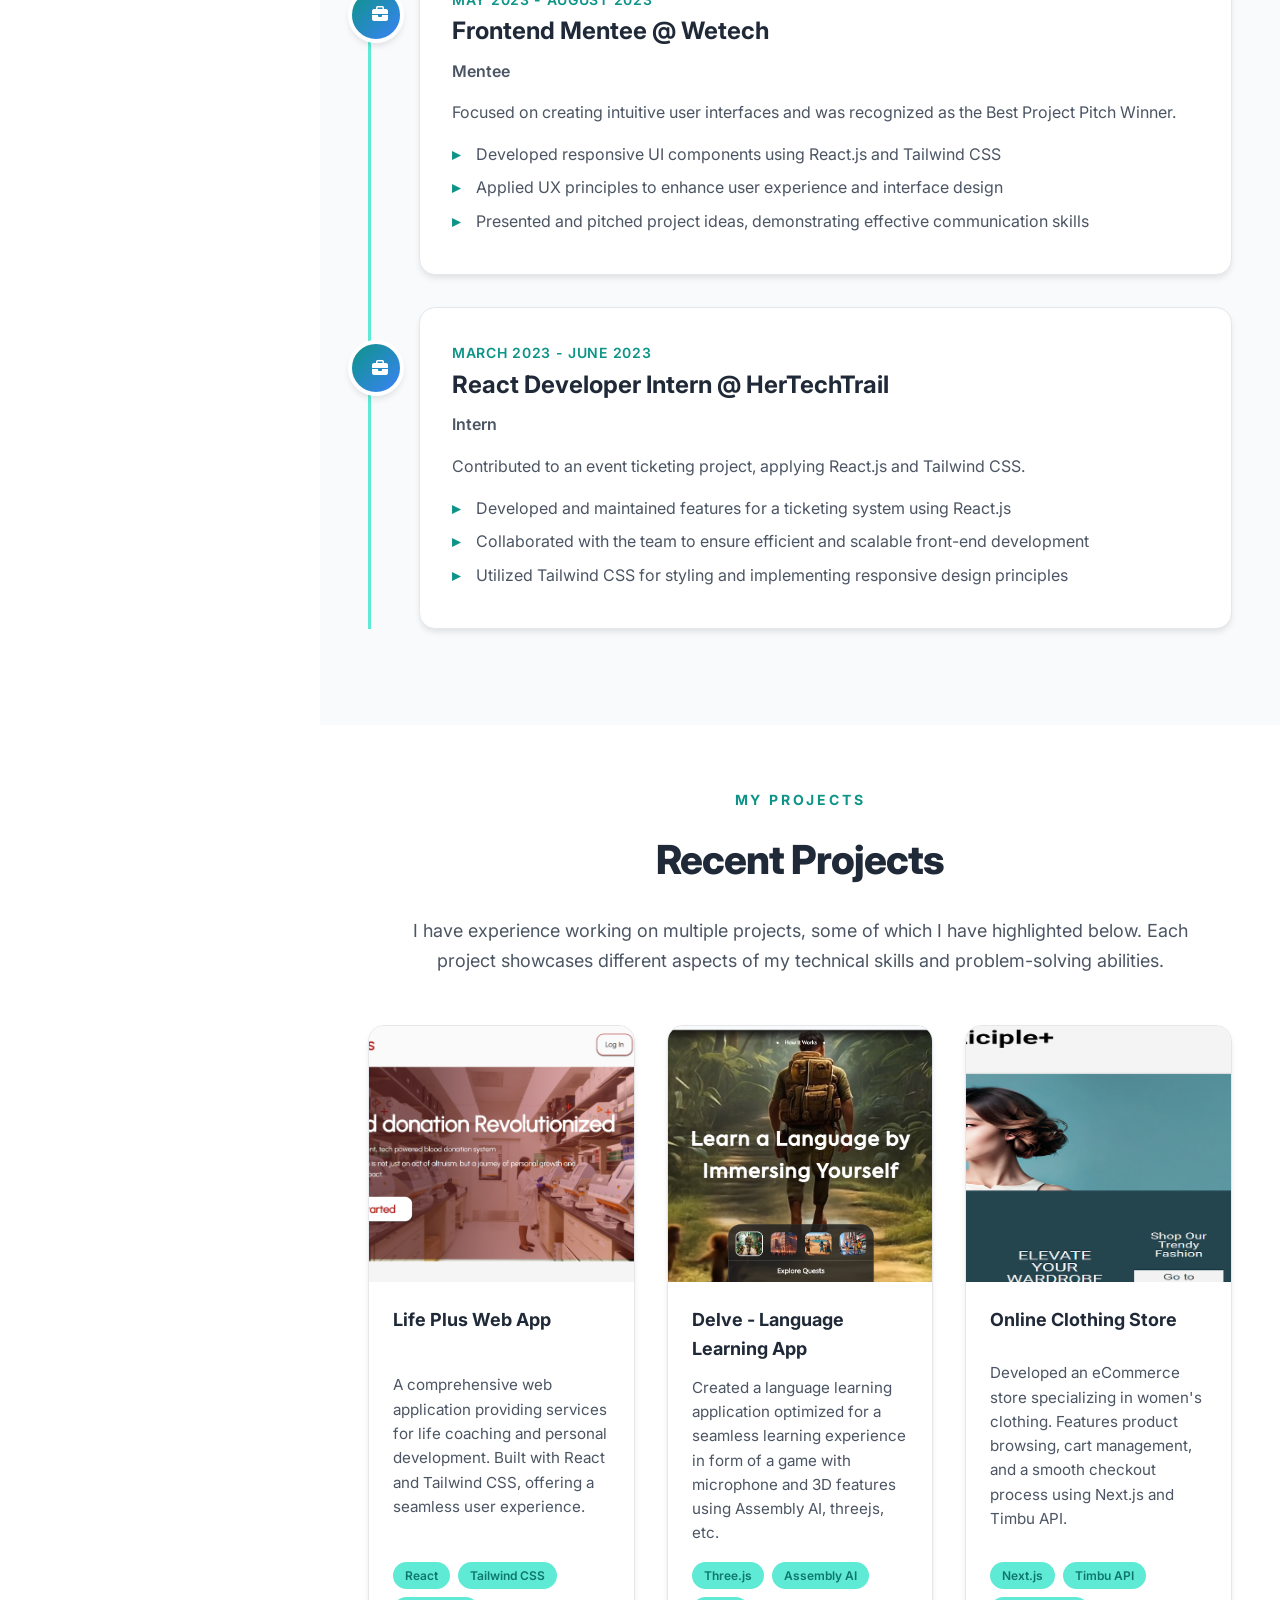
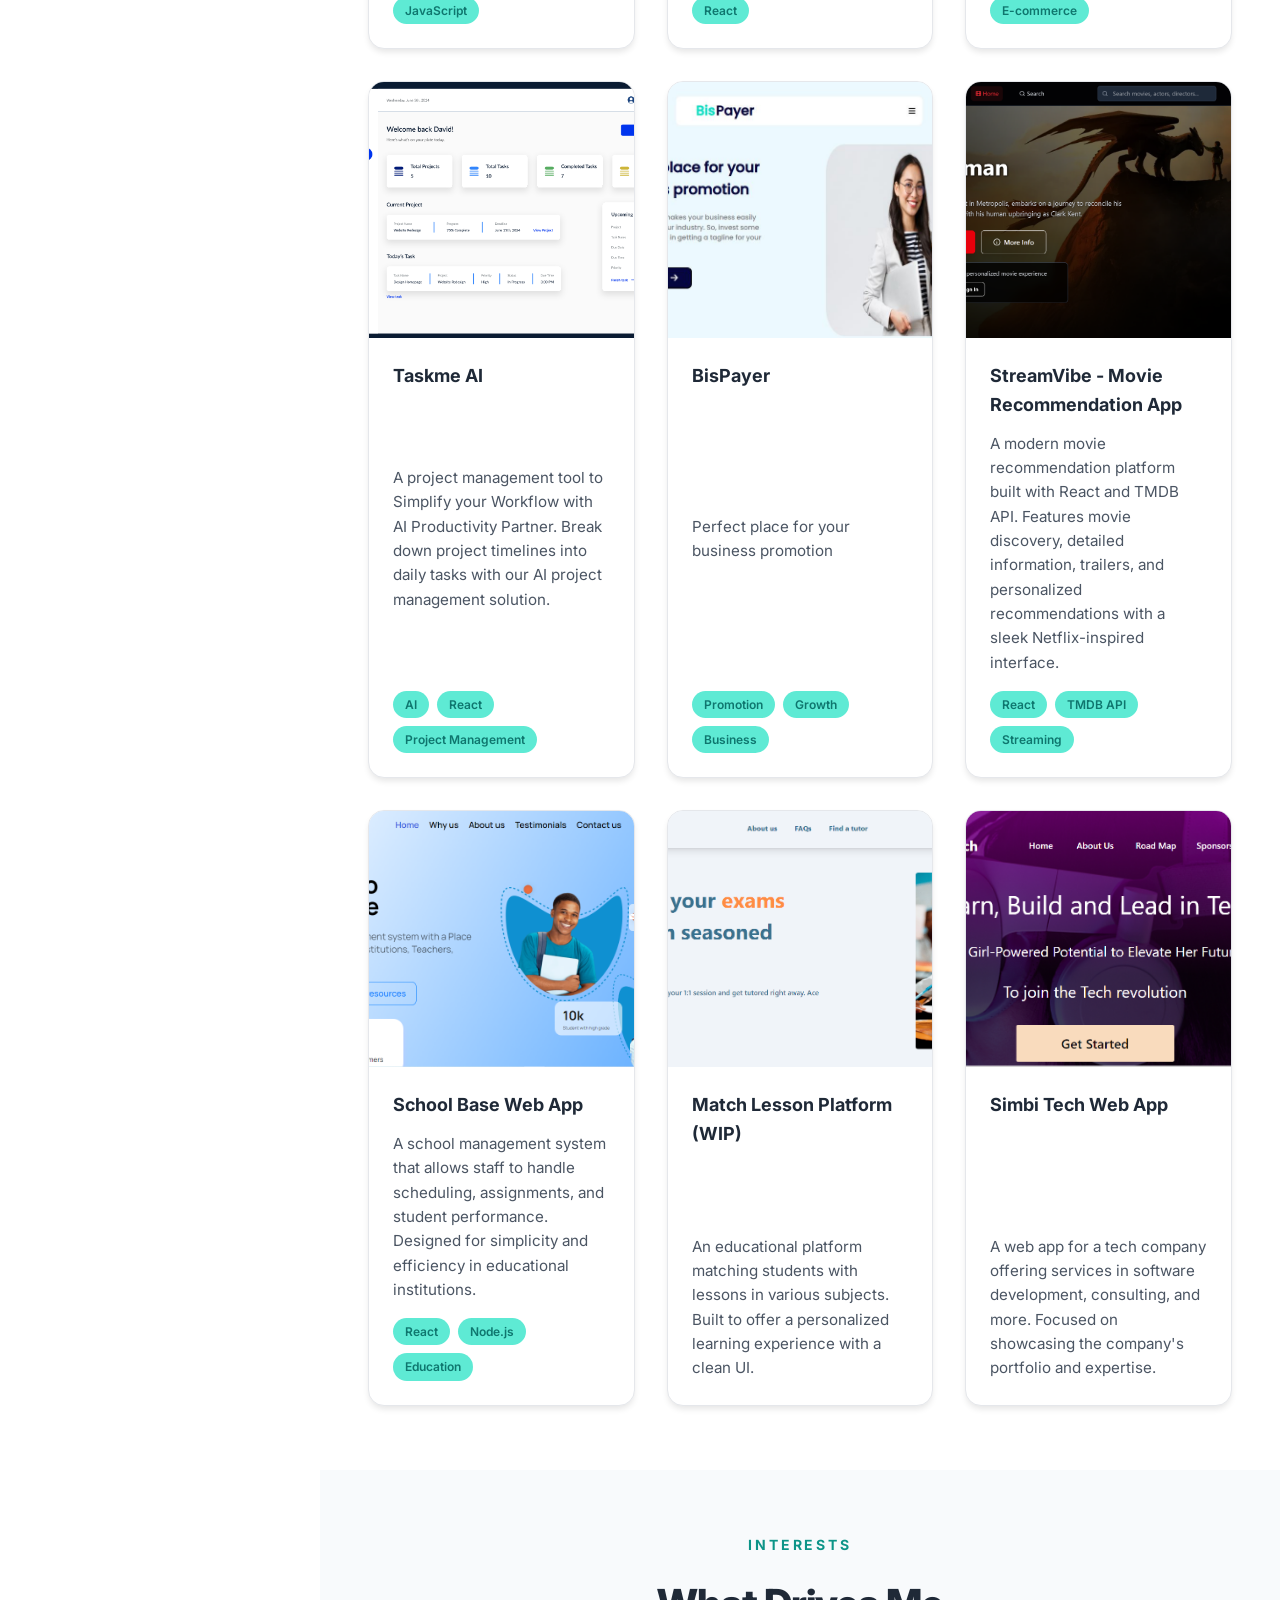
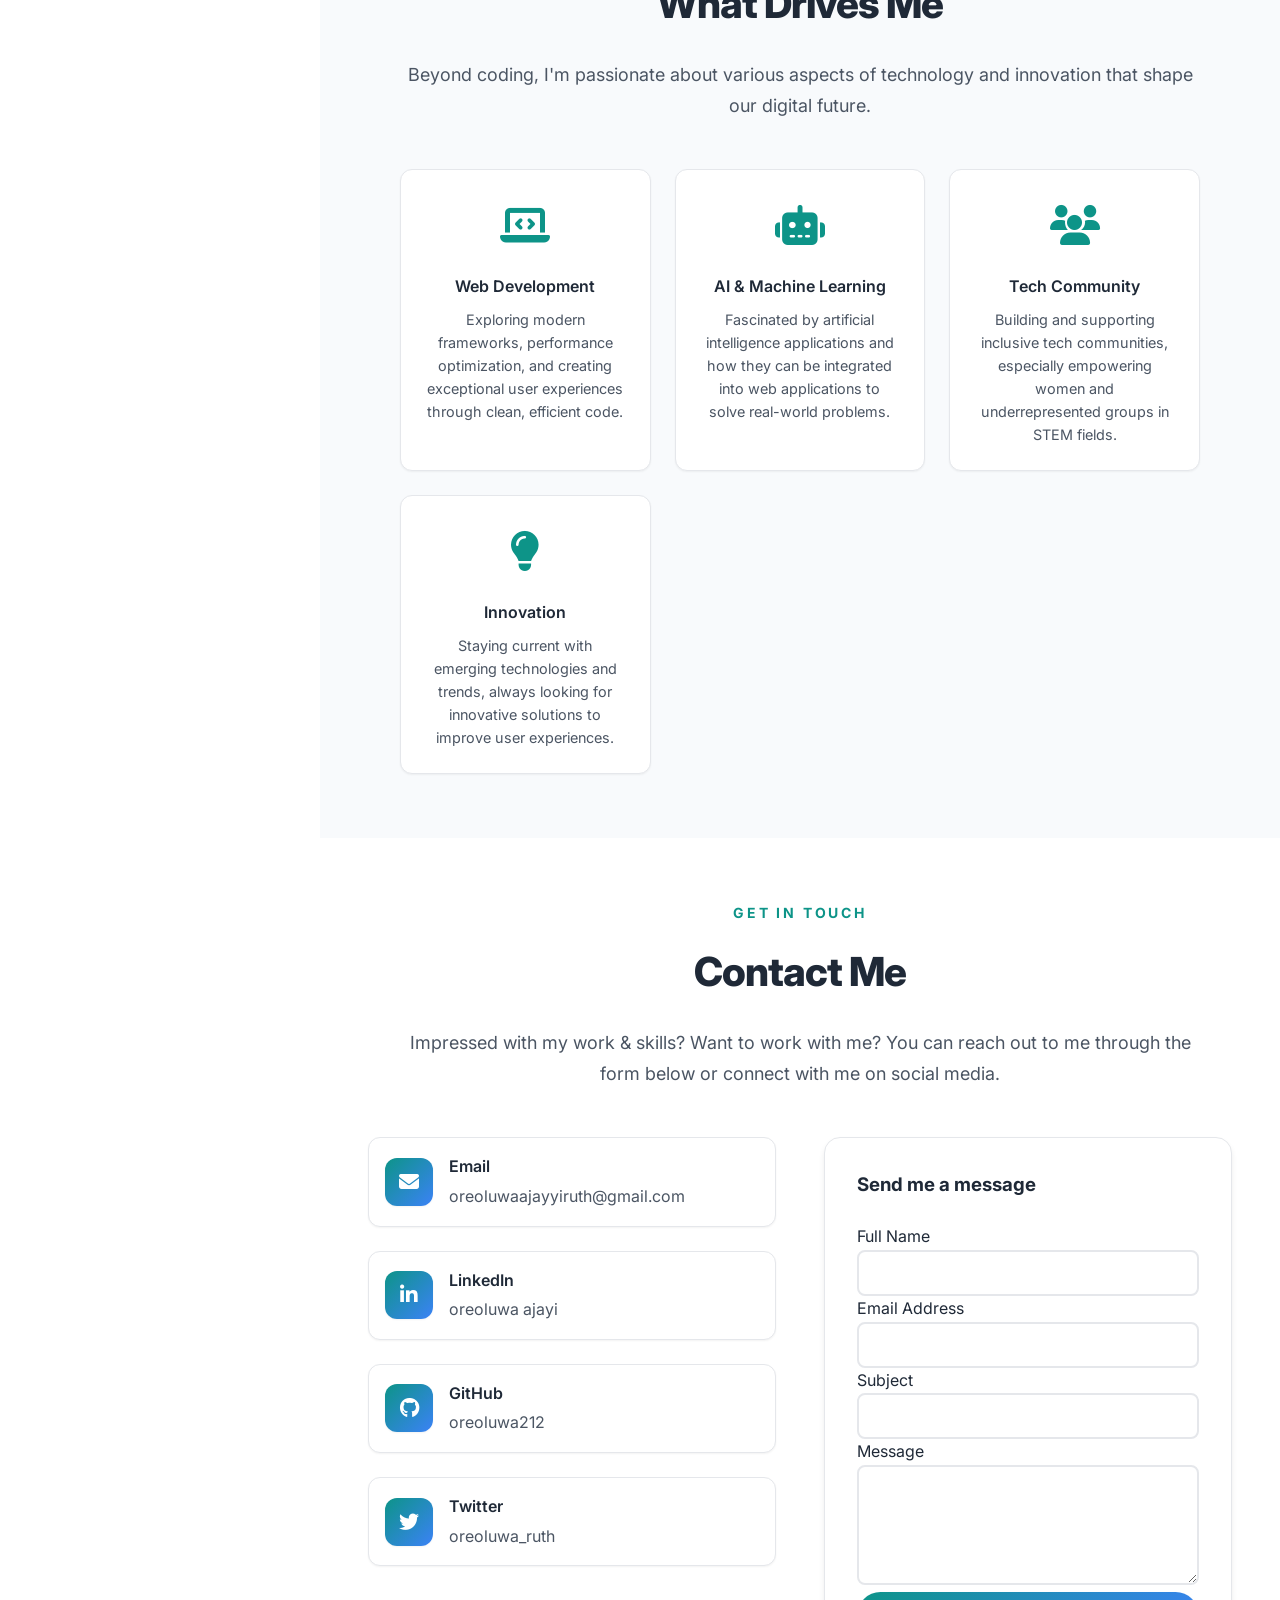
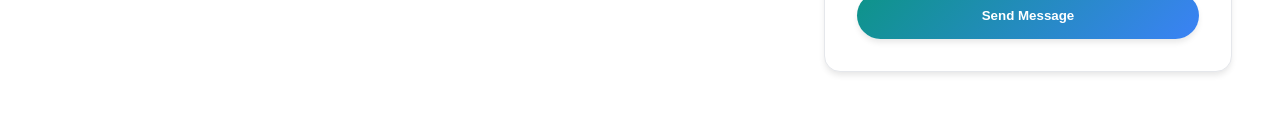
<file: portfolio.html>
<!DOCTYPE html>
<html lang="en">
  <head>
    <meta charset="UTF-8" />
    <meta name="viewport" content="width=device-width, initial-scale=1.0" />
    <title>Portfolio Website - Oreoluwa Ruth Ajayi</title>
    <meta
      name="description"
      content="Oreoluwa Ruth - Full Stack Developer & Mechanical Engineer"
    />
    <link
      rel="icon"
      href="data:image/svg+xml,<svg xmlns='http://www.w3.org/2000/svg' viewBox='0 0 100 100'><text y='.9em' font-size='90'>💻</text></svg>"
    />

    <!-- Font Awesome for icons -->
    <link
      rel="stylesheet"
      href="https://cdnjs.cloudflare.com/ajax/libs/font-awesome/6.4.0/css/all.min.css"
    />
    <!-- Google Fonts -->
    <link
      href="https://fonts.googleapis.com/css2?family=Inter:wght@300;400;500;600;700;800&display=swap"
      rel="stylesheet"
    />
    <link rel="stylesheet" href="style.css" />
  </head>
  <body>
    <div class="bg-animation"></div>

    <!-- Mobile Menu Toggle -->
    <input type="checkbox" id="mobile-menu-toggle" class="mobile-menu-toggle" />
    <label for="mobile-menu-toggle" class="mobile-menu-btn">
      <i class="fas fa-bars"></i>
    </label>

    <!-- Sidebar Overlay -->
    <label for="mobile-menu-toggle" class="sidebar-overlay"></label>

    <!-- Sidebar -->
    <aside class="sidebar">
      <label for="mobile-menu-toggle" class="close-btn">
        <i class="fas fa-times"></i>
      </label>

      <div class="profile-section">
        <div class="profile-image-container">
          <div class="profile-image">
            <!-- Profile image placeholder -->
          </div>
          <div class="profile-status"></div>
        </div>

        <div class="profile-info">
          <h3 class="profile-name">Oreoluwa Ruth Ajayi</h3>
          <p class="profile-title">Full Stack Developer</p>
          <p class="profile-tagline">Mechanical Engineer</p>
        </div>
      </div>

      <nav class="nav-links">
        <a href="#home" class="nav-link">Home</a>
        <a href="#about" class="nav-link">About</a>
        <a href="#education" class="nav-link">Education</a>
        <a href="#skills" class="nav-link">Skills</a>
        <a href="#experience" class="nav-link">Experience</a>
        <a href="#projects" class="nav-link">Projects</a>
        <a href="#interests" class="nav-link">Interests</a>
        <a href="#contact" class="nav-link">Contact</a>
      </nav>
    </aside>

    <!-- Main Content -->
    <main class="main-content">
      <!-- Header -->
      <header class="header">
        <h1 class="logo">OREOLUWA RUTH AJAYI</h1>
        <div class="header-controls">
          <a
            href="https://drive.google.com/file/d/13ANMK1GL-vGuxZghjLcZzWjRVEx-naZC/view?usp=sharing"
            target="_blank"
            rel="noopener noreferrer"
            class="resume-link"
          >
            <i class="fas fa-download"></i> Resume
          </a>
        </div>
      </header>

      <!-- Hero Section -->
      <section id="home" class="hero">
        <div class="hero-content">
          <div class="hero-text">
            <p class="hero-greeting">Hello, I'm Oreoluwa! 👋</p>
            <h1 class="hero-title">
              Product Designer, Mechanical Engineer & FullStack Developer
            </h1>
            <p class="hero-description">
              I am a passionate and dedicated software developer with a deep
              love for crafting elegant and efficient solutions to complex
              problems. With 3 years of experience in the industry, I help
              brands prioritize user experience through the combination of
              design, technology and programming.
            </p>

            <div class="hero-cta">
              <a href="#contact" class="cta-button cta-primary">
                <i class="fas fa-envelope"></i> Get In Touch
              </a>
              <a href="#projects" class="cta-button cta-secondary">
                <i class="fas fa-eye"></i> View My Work
              </a>
            </div>

            <div class="social-links">
              <a
                href="https://twitter.com/oreoluwa_ruth"
                class="social-link"
                target="_blank"
                rel="noopener noreferrer"
                title="Twitter"
              >
                <i class="fab fa-twitter"></i>
              </a>
              <a
                href="https://www.github.com/oreoluwa212"
                class="social-link"
                target="_blank"
                rel="noopener noreferrer"
                title="GitHub"
              >
                <i class="fab fa-github"></i>
              </a>
              <a
                href="https://www.linkedin.com/in/oreoluwaajayi/"
                class="social-link"
                target="_blank"
                rel="noopener noreferrer"
                title="LinkedIn"
              >
                <i class="fab fa-linkedin"></i>
              </a>
              <a
                href="https://www.instagram.com/prin_cesstiwa/"
                class="social-link"
                target="_blank"
                rel="noopener noreferrer"
                title="Instagram"
              >
                <i class="fab fa-instagram"></i>
              </a>
            </div>
          </div>
        </div>
      </section>

      <!-- About Section -->
      <section id="about" class="section">
        <div class="section-header">
          <p class="small-heading">About Me</p>
          <h2 class="heading">Who I Am</h2>
          <p class="section-description">
            I'm a multi-disciplinary developer who combines engineering
            precision with creative design thinking to build exceptional digital
            experiences.
          </p>
        </div>

        <div class="about-grid">
          <div class="about-card">
            <h4>
              <i class="fas fa-code"></i>
              Developer
            </h4>
            <p>
              With 3 years of experience in full-stack development, I specialize
              in creating scalable web applications using modern technologies
              like React.js, Next.js, and Node.js. I'm passionate about writing
              clean, efficient code and following best practices.
            </p>
          </div>

          <div class="about-card">
            <h4>
              <i class="fas fa-palette"></i>
              Designer
            </h4>
            <p>
              My background in mechanical engineering has given me a unique
              perspective on problem-solving and attention to detail. I apply UX
              design principles to create intuitive and user-friendly interfaces
              that prioritize user experience.
            </p>
          </div>

          <div class="about-card">
            <h4>
              <i class="fas fa-cogs"></i>
              Engineer
            </h4>
            <p>
              My mechanical engineering background has equipped me with strong
              analytical and problem-solving skills. I approach software
              development with the same precision and systematic thinking that
              engineering demands.
            </p>
          </div>

          <div class="about-card">
            <h4>
              <i class="fas fa-heart"></i>
              Mentor
            </h4>
            <p>
              As a Student Fellow at Tech4Dev and former advocate for girls in
              STEM, I'm passionate about sharing knowledge and helping others
              grow in their tech journey. I believe in the power of community
              and collaborative learning.
            </p>
          </div>
        </div>
      </section>

      <!-- Education Section -->
      <section id="education" class="section">
        <div class="section-header">
          <p class="small-heading">Education</p>
          <h2 class="heading">Academic Background</h2>
        </div>

        <div class="education-card">
          <div class="education-icon">
            <i class="fas fa-graduation-cap"></i>
          </div>
          <h3 class="education-degree">Bachelor of Engineering</h3>
          <p class="education-school">University of Ibadan</p>
          <p class="education-year">Mechanical Engineering • 2018 - 2024</p>
        </div>
      </section>

      <!-- Skills Section -->
      <section id="skills" class="section">
        <div class="section-header">
          <p class="small-heading">Skillset</p>
          <h2 class="heading">My Specialty</h2>
          <p class="section-description">
            Over the past three years, I've had the opportunity to learn and
            master a variety of tools and programming languages. You may find me
            building with these:
          </p>
        </div>

        <div class="skills-grid">
          <div class="skill-item">
            <i class="fab fa-html5 skill-icon"></i>
            <p class="skill-label">HTML5</p>
          </div>
          <div class="skill-item">
            <i class="fab fa-css3-alt skill-icon"></i>
            <p class="skill-label">CSS3</p>
          </div>
          <div class="skill-item">
            <i class="fab fa-js-square skill-icon"></i>
            <p class="skill-label">JavaScript</p>
          </div>
          <div class="skill-item">
            <i class="fab fa-react skill-icon"></i>
            <p class="skill-label">React.js</p>
          </div>
          <div class="skill-item">
            <i class="fab fa-node-js skill-icon"></i>
            <p class="skill-label">Node.js</p>
          </div>
          <div class="skill-item">
            <i class="fab fa-sass skill-icon"></i>
            <p class="skill-label">Sass</p>
          </div>
          <div class="skill-item">
            <i class="fab fa-git-alt skill-icon"></i>
            <p class="skill-label">Git</p>
          </div>
          <div class="skill-item">
            <i class="fab fa-github skill-icon"></i>
            <p class="skill-label">GitHub</p>
          </div>
          <div class="skill-item">
            <i class="fab fa-figma skill-icon"></i>
            <p class="skill-label">Figma</p>
          </div>
          <div class="skill-item">
            <i class="fas fa-database skill-icon"></i>
            <p class="skill-label">MongoDB</p>
          </div>
          <div class="skill-item">
            <i class="fas fa-fire skill-icon"></i>
            <p class="skill-label">Firebase</p>
          </div>
          <div class="skill-item">
            <i class="fas fa-code skill-icon"></i>
            <p class="skill-label">TypeScript</p>
          </div>
        </div>
      </section>

      <!-- Experience Section -->
      <section id="experience" class="section">
        <div class="section-header">
          <p class="small-heading">Experience</p>
          <h2 class="heading">Work Experience</h2>
        </div>

        <div class="experience-timeline">
          <div class="experience-item">
            <time class="experience-date">September 2023 - Present</time>
            <h3 class="experience-title">Student Fellow @ Tech4Dev</h3>
            <h4 class="experience-role">Mentor</h4>
            <p class="experience-description">
              As a Student Fellow in the Women Techsters fellowship, I mentor
              fellow fellows and contribute to their development through
              guidance and support in project management, technical skills, and
              career planning.
            </p>
            <ul class="experience-tasks">
              <li>
                Guided teams in creating scalable web applications using
                React.js and Next.js
              </li>
              <li>
                Provided technical support and feedback on code quality and
                project architecture
              </li>
              <li>
                Facilitated workshops on best practices in React.js development
                and state management
              </li>
            </ul>
          </div>

          <div class="experience-item">
            <time class="experience-date">October 2023</time>
            <h3 class="experience-title">
              Tech Girls Advocacy Drive State Head
            </h3>
            <h4 class="experience-role">Leader</h4>
            <p class="experience-description">
              Led outreach programs to empower over 1000 girls through STEM
              advocacy, facilitated training sessions, and allocated tasks to
              maximize team efficiency.
            </p>
            <ul class="experience-tasks">
              <li>
                Organized and led events to promote tech careers among young
                women
              </li>
              <li>
                Coordinated with local schools to implement STEM workshops and
                coding bootcamps
              </li>
              <li>
                Utilized React.js and Next.js to develop interactive web
                components for outreach materials
              </li>
            </ul>
          </div>

          <div class="experience-item">
            <time class="experience-date">March 2023 - September 2023</time>
            <h3 class="experience-title">
              Software Engineer Intern @ alx_africa
            </h3>
            <h4 class="experience-role">Intern</h4>
            <p class="experience-description">
              Gained hands-on experience with JavaScript and peer mentoring.
              Applied UX design principles and contributed to team projects.
            </p>
            <ul class="experience-tasks">
              <li>
                Built and maintained features for web applications using
                React.js
              </li>
              <li>
                Participated in code reviews and contributed to improving
                codebase quality
              </li>
              <li>
                Worked on integrating APIs and developing dynamic user
                interfaces with Next.js
              </li>
            </ul>
          </div>

          <div class="experience-item">
            <time class="experience-date">May 2023 - August 2023</time>
            <h3 class="experience-title">Frontend Mentee @ Wetech</h3>
            <h4 class="experience-role">Mentee</h4>
            <p class="experience-description">
              Focused on creating intuitive user interfaces and was recognized
              as the Best Project Pitch Winner.
            </p>
            <ul class="experience-tasks">
              <li>
                Developed responsive UI components using React.js and Tailwind
                CSS
              </li>
              <li>
                Applied UX principles to enhance user experience and interface
                design
              </li>
              <li>
                Presented and pitched project ideas, demonstrating effective
                communication skills
              </li>
            </ul>
          </div>

          <div class="experience-item">
            <time class="experience-date">March 2023 - June 2023</time>
            <h3 class="experience-title">
              React Developer Intern @ HerTechTrail
            </h3>
            <h4 class="experience-role">Intern</h4>
            <p class="experience-description">
              Contributed to an event ticketing project, applying React.js and
              Tailwind CSS.
            </p>
            <ul class="experience-tasks">
              <li>
                Developed and maintained features for a ticketing system using
                React.js
              </li>
              <li>
                Collaborated with the team to ensure efficient and scalable
                front-end development
              </li>
              <li>
                Utilized Tailwind CSS for styling and implementing responsive
                design principles
              </li>
            </ul>
          </div>
        </div>
      </section>

      <!-- Projects Section -->
      <section id="projects" class="section">
        <div class="section-header">
          <p class="small-heading">My Projects</p>
          <h2 class="heading">Recent Projects</h2>
          <p class="section-description">
            I have experience working on multiple projects, some of which I have
            highlighted below. Each project showcases different aspects of my
            technical skills and problem-solving abilities.
          </p>
        </div>

        <div class="projects-grid">
          <a
            href="https://life-plus-webapp.vercel.app/"
            target="_blank"
            rel="noopener noreferrer"
            class="project-card"
          >
            <div class="project-image">
              <img
                src="public/web8.png"
                alt="Life Plus Web App"
                class="project-image"
              />
            </div>
            <div class="project-content">
              <h4 class="project-title">Life Plus Web App</h4>
              <p class="project-description">
                A comprehensive web application providing services for life
                coaching and personal development. Built with React and Tailwind
                CSS, offering a seamless user experience.
              </p>
              <div class="project-tech">
                <span class="tech-tag">React</span>
                <span class="tech-tag">Tailwind CSS</span>
                <span class="tech-tag">JavaScript</span>
              </div>
            </div>
          </a>

          <a
            href="https://delve.fun"
            target="_blank"
            rel="noopener noreferrer"
            class="project-card"
          >
            <div class="project-image">
              <img
                src="public/web9.png"
                alt="Delve Language Learning App"
                class="project-image"
              />
            </div>
            <div class="project-content">
              <h4 class="project-title">Delve - Language Learning App</h4>
              <p class="project-description">
                Created a language learning application optimized for a seamless
                learning experience in form of a game with microphone and 3D
                features using Assembly AI, threejs, etc.
              </p>
              <div class="project-tech">
                <span class="tech-tag">Three.js</span>
                <span class="tech-tag">Assembly AI</span>
                <span class="tech-tag">React</span>
              </div>
            </div>
          </a>

          <a
            href="https://store-clothing.vercel.app"
            target="_blank"
            rel="noopener noreferrer"
            class="project-card"
          >
            <div class="project-image">
              <img
                src="public/web1.png"
                alt="Online Clothing Store"
                class="project-image"
              />
            </div>
            <div class="project-content">
              <h4 class="project-title">Online Clothing Store</h4>
              <p class="project-description">
                Developed an eCommerce store specializing in women's clothing.
                Features product browsing, cart management, and a smooth
                checkout process using Next.js and Timbu API.
              </p>
              <div class="project-tech">
                <span class="tech-tag">Next.js</span>
                <span class="tech-tag">Timbu API</span>
                <span class="tech-tag">E-commerce</span>
              </div>
            </div>
          </a>

          <a
            href="https://task-me-ai.vercel.app"
            target="_blank"
            rel="noopener noreferrer"
            class="project-card"
          >
            <div class="project-image">
              <img
                src="public/web4.png"
                alt="Taskme AI"
                class="project-image"
              />
            </div>
            <div class="project-content">
              <h4 class="project-title">Taskme AI</h4>
              <p class="project-description">
                A project management tool to Simplify your Workflow with AI
                Productivity Partner. Break down project timelines into daily
                tasks with our AI project management solution.
              </p>
              <div class="project-tech">
                <span class="tech-tag">AI</span>
                <span class="tech-tag">React</span>
                <span class="tech-tag">Project Management</span>
              </div>
            </div>
          </a>

          <a
            href="https://bis-payer.vercel.app/"
            target="_blank"
            rel="noopener noreferrer"
            class="project-card"
          >
            <div class="project-image">
              <img
                src="public/web10.JPG"
                alt="Taskme AI"
                class="project-image"
              />
            </div>
            <div class="project-content">
              <h4 class="project-title">BisPayer</h4>
              <p class="project-description">
                Perfect place for your business promotion
              </p>
              <div class="project-tech">
                <span class="tech-tag">Promotion</span>
                <span class="tech-tag">Growth</span>
                <span class="tech-tag">Business</span>
              </div>
            </div>
          </a>

          <a
            href="https://stream-vibe-ebon.vercel.app"
            target="_blank"
            rel="noopener noreferrer"
            class="project-card"
          >
            <div class="project-image">
              <img
                src="public/web3.png"
                alt="StreamVibe Movie App"
                class="project-image"
              />
            </div>
            <div class="project-content">
              <h4 class="project-title">
                StreamVibe - Movie Recommendation App
              </h4>
              <p class="project-description">
                A modern movie recommendation platform built with React and TMDB
                API. Features movie discovery, detailed information, trailers,
                and personalized recommendations with a sleek Netflix-inspired
                interface.
              </p>
              <div class="project-tech">
                <span class="tech-tag">React</span>
                <span class="tech-tag">TMDB API</span>
                <span class="tech-tag">Streaming</span>
              </div>
            </div>
          </a>

          <a
            href="https://schoolbase-webapp.onrender.com/"
            target="_blank"
            rel="noopener noreferrer"
            class="project-card"
          >
            <div class="project-image">
              <img
                src="public/web7.png"
                alt="School Base Web App"
                class="project-image"
              />
            </div>
            <div class="project-content">
              <h4 class="project-title">School Base Web App</h4>
              <p class="project-description">
                A school management system that allows staff to handle
                scheduling, assignments, and student performance. Designed for
                simplicity and efficiency in educational institutions.
              </p>
              <div class="project-tech">
                <span class="tech-tag">React</span>
                <span class="tech-tag">Node.js</span>
                <span class="tech-tag">Education</span>
              </div>
            </div>
          </a>

          <a
            href="https://match-lesson.vercel.app/"
            target="_blank"
            rel="noopener noreferrer"
            class="project-card"
          >
            <div class="project-image">
              <img
                src="public/web6.PNG"
                alt="Match Lesson Platform"
                class="project-image"
              />
            </div>
            <div class="project-content">
              <h4 class="project-title">Match Lesson Platform (WIP)</h4>
              <p class="project-description">
                An educational platform matching students with lessons in
                various subjects. Built to offer a personalized learning
                experience with a clean UI.
              </p>
            </div>
          </a>

          <a
            href="https://simbi-tech-web-app.vercel.app/"
            target="_blank"
            rel="noopener noreferrer"
            class="project-card"
          >
            <div class="project-image">
              <img
                src="public/web2.png"
                alt="Simbi Tech Web App"
                class="project-image"
              />
            </div>
            <div class="project-content">
              <h4 class="project-title">Simbi Tech Web App</h4>
              <p class="project-description">
                A web app for a tech company offering services in software
                development, consulting, and more. Focused on showcasing the
                company's portfolio and expertise.
              </p>
            </div>
          </a>
        </div>
      </section>

      <!-- Interests Section -->
      <section id="interests" class="section">
        <div class="section-header">
          <p class="small-heading">Interests</p>
          <h2 class="heading">What Drives Me</h2>
          <p class="section-description">
            Beyond coding, I'm passionate about various aspects of technology
            and innovation that shape our digital future.
          </p>
        </div>

        <div class="interests-grid">
          <div class="interest-item">
            <div class="interest-icon">
              <i class="fas fa-laptop-code"></i>
            </div>
            <h4 class="interest-title">Web Development</h4>
            <p class="interest-description">
              Exploring modern frameworks, performance optimization, and
              creating exceptional user experiences through clean, efficient
              code.
            </p>
          </div>

          <div class="interest-item">
            <div class="interest-icon">
              <i class="fas fa-robot"></i>
            </div>
            <h4 class="interest-title">AI & Machine Learning</h4>
            <p class="interest-description">
              Fascinated by artificial intelligence applications and how they
              can be integrated into web applications to solve real-world
              problems.
            </p>
          </div>

          <div class="interest-item">
            <div class="interest-icon">
              <i class="fas fa-users"></i>
            </div>
            <h4 class="interest-title">Tech Community</h4>
            <p class="interest-description">
              Building and supporting inclusive tech communities, especially
              empowering women and underrepresented groups in STEM fields.
            </p>
          </div>

          <div class="interest-item">
            <div class="interest-icon">
              <i class="fas fa-lightbulb"></i>
            </div>
            <h4 class="interest-title">Innovation</h4>
            <p class="interest-description">
              Staying current with emerging technologies and trends, always
              looking for innovative solutions to improve user experiences.
            </p>
          </div>
        </div>
      </section>

      <!-- Contact Section -->
      <section id="contact" class="section">
        <div class="section-header">
          <p class="small-heading">Get In Touch</p>
          <h2 class="heading">Contact Me</h2>
          <p class="section-description">
            Impressed with my work & skills? Want to work with me? You can reach
            out to me through the form below or connect with me on social media.
          </p>
        </div>

        <div class="contact-content">
          <div class="contact-grid">
            <div class="contact-info">
              <div class="contact-item">
                <a
                  href="mailto:oreoluwaajayyiruth@gmail.com"
                  class="contact-icon"
                >
                  <i class="fas fa-envelope"></i>
                </a>
                <div class="contact-details">
                  <h4>Email</h4>
                  <a
                    href="mailto:oreoluwaajayyiruth@gmail.com"
                    class="contact-link"
                  >
                    oreoluwaajayyiruth@gmail.com
                  </a>
                </div>
              </div>

              <div class="contact-item">
                <a
                  href="https://www.linkedin.com/in/oreoluwaajayi"
                  target="_blank"
                  rel="noopener noreferrer"
                  class="contact-icon"
                >
                  <i class="fab fa-linkedin-in"></i>
                </a>
                <div class="contact-details">
                  <h4>LinkedIn</h4>
                  <a
                    href="https://www.linkedin.com/in/oreoluwaajayi"
                    target="_blank"
                    rel="noopener noreferrer"
                    class="contact-link"
                  >
                    oreoluwa ajayi
                  </a>
                </div>
              </div>

              <div class="contact-item">
                <a
                  href="https://github.com/oreoluwa212"
                  target="_blank"
                  rel="noopener noreferrer"
                  class="contact-icon"
                >
                  <i class="fab fa-github"></i>
                </a>
                <div class="contact-details">
                  <h4>GitHub</h4>
                  <a
                    href="https://github.com/oreoluwa212"
                    target="_blank"
                    rel="noopener noreferrer"
                    class="contact-link"
                  >
                    oreoluwa212
                  </a>
                </div>
              </div>

              <div class="contact-item">
                <a
                  href="https://twitter.com/oreoluwa_ruth"
                  target="_blank"
                  rel="noopener noreferrer"
                  class="contact-icon"
                >
                  <i class="fab fa-twitter"></i>
                </a>
                <div class="contact-details">
                  <h4>Twitter</h4>
                  <a
                    href="https://twitter.com/oreoluwa_ruth"
                    target="_blank"
                    rel="noopener noreferrer"
                    class="contact-link"
                  >
                    oreoluwa_ruth
                  </a>
                </div>
              </div>
            </div>

            <div class="contact-form">
              <h3 style="margin-bottom: 1.5rem; color: var(--text-primary)">
                Send me a message
              </h3>
              <form id="contactForm">
                <div class="form-group">
                  <label for="name">Full Name</label>
                  <input
                    type="text"
                    id="name"
                    name="name"
                    class="form-control"
                    required
                  />
                </div>

                <div class="form-group">
                  <label for="email">Email Address</label>
                  <input
                    type="email"
                    id="email"
                    name="email"
                    class="form-control"
                    required
                  />
                </div>

                <div class="form-group">
                  <label for="subject">Subject</label>
                  <input
                    type="text"
                    id="subject"
                    name="subject"
                    class="form-control"
                    required
                  />
                </div>

                <div class="form-group">
                  <label for="message">Message</label>
                  <textarea
                    id="message"
                    name="message"
                    class="form-control"
                    required
                  ></textarea>
                </div>

                <button type="submit" class="submit-btn">
                  <span class="btn-text">Send Message</span>
                  <span class="loading" style="display: none"></span>
                </button>
              </form>
            </div>
          </div>
        </div>
      </section>
    </main>

    <script>
      // Smooth scrolling for navigation links
      document.querySelectorAll('a[href^="#"]').forEach((anchor) => {
        anchor.addEventListener("click", function (e) {
          e.preventDefault();

          const targetId = this.getAttribute("href");
          const targetElement = document.querySelector(targetId);

          if (targetElement) {
            const offsetTop = targetElement.offsetTop - 80;
            window.scrollTo({
              top: offsetTop,
              behavior: "smooth",
            });

            // Close mobile menu if open
            document.getElementById("mobile-menu-toggle").checked = false;
          }
        });
      });

      // Add scroll effect to navigation
      window.addEventListener("scroll", () => {
        const sections = document.querySelectorAll("section[id]");
        const navLinks = document.querySelectorAll(".nav-link");

        let current = "";
        sections.forEach((section) => {
          const sectionTop = section.offsetTop - 100;
          const sectionHeight = section.clientHeight;

          if (
            window.pageYOffset >= sectionTop &&
            window.pageYOffset < sectionTop + sectionHeight
          ) {
            current = section.getAttribute("id");
          }
        });

        navLinks.forEach((link) => {
          link.classList.remove("active");
          if (link.getAttribute("href") === `#${current}`) {
            link.classList.add("active");
          }
        });
      });

      // Add fade-in animation on scroll
      const observerOptions = {
        threshold: 0.1,
        rootMargin: "0px 0px -50px 0px",
      };

      const observer = new IntersectionObserver((entries) => {
        entries.forEach((entry) => {
          if (entry.isIntersecting) {
            entry.target.style.opacity = "1";
            entry.target.style.transform = "translateY(0)";
          }
        });
      }, observerOptions);

      // Observe elements for animation
      document
        .querySelectorAll(
          ".skill-item, .experience-item, .project-card, .about-card, .interest-item"
        )
        .forEach((el) => {
          el.style.opacity = "0";
          el.style.transform = "translateY(20px)";
          el.style.transition = "opacity 0.6s ease, transform 0.6s ease";
          observer.observe(el);
        });

      // Contact form handling
      document
        .getElementById("contactForm")
        .addEventListener("submit", function (e) {
          e.preventDefault();

          const submitBtn = this.querySelector(".submit-btn");
          const btnText = submitBtn.querySelector(".btn-text");
          const loading = submitBtn.querySelector(".loading");

          // Show loading state
          btnText.style.display = "none";
          loading.style.display = "inline-block";
          submitBtn.disabled = true;

          // Simulate form submission (replace with actual form handling)
          setTimeout(() => {
            // Reset form
            this.reset();

            // Show success message
            alert("Thank you for your message! I'll get back to you soon.");

            // Reset button state
            btnText.style.display = "inline";
            loading.style.display = "none";
            submitBtn.disabled = false;
          }, 2000);
        });

      // Add typing effect to hero title
      function typeWriter(element, text, speed = 100) {
        element.innerHTML = "";
        let i = 0;

        function type() {
          if (i < text.length) {
            element.innerHTML += text.charAt(i);
            i++;
            setTimeout(type, speed);
          }
        }

        type();
      }

      // Initialize typing effect when page loads
      window.addEventListener("load", () => {
        const heroTitle = document.querySelector(".hero-title");
        const originalText = heroTitle.textContent;

        setTimeout(() => {
          typeWriter(heroTitle, originalText, 50);
        }, 1000);
      });

      // Add parallax effect to background
      window.addEventListener("scroll", () => {
        const scrolled = window.pageYOffset;
        const parallax = document.querySelector(".bg-animation");
        const speed = scrolled * 0.2;

        if (parallax) {
          parallax.style.transform = `translateY(${speed}px)`;
        }
      });

      // Add hover effects to skill items
      document.querySelectorAll(".skill-item").forEach((item) => {
        item.addEventListener("mouseenter", function () {
          this.style.transform = "translateY(-8px) scale(1.05)";
        });

        item.addEventListener("mouseleave", function () {
          this.style.transform = "translateY(0) scale(1)";
        });
      });

      // Add click effect to CTA buttons
      document
        .querySelectorAll(".cta-button, .submit-btn")
        .forEach((button) => {
          button.addEventListener("click", function (e) {
            let ripple = document.createElement("span");
            ripple.classList.add("ripple");
            this.appendChild(ripple);

            let x = e.clientX - e.target.offsetLeft;
            let y = e.clientY - e.target.offsetTop;

            ripple.style.left = `${x}px`;
            ripple.style.top = `${y}px`;

            setTimeout(() => {
              ripple.remove();
            }, 600);
          });
        });

      // Add dynamic greeting based on time
      function updateGreeting() {
        const greeting = document.querySelector(".hero-greeting");
        const hour = new Date().getHours();
        let timeGreeting = "";

        if (hour < 12) {
          timeGreeting = "Good morning! ☀️";
        } else if (hour < 17) {
          timeGreeting = "Good afternoon! 🌤️";
        } else {
          timeGreeting = "Good evening! 🌙";
        }

        greeting.textContent = `${timeGreeting} I'm Oreoluwa!`;
      }

      // Update greeting on page load
      window.addEventListener("load", updateGreeting);

      // Add cursor trail effect
      let mouseX = 0;
      let mouseY = 0;

      document.addEventListener("mousemove", (e) => {
        mouseX = e.clientX;
        mouseY = e.clientY;
      });

      // Create floating particles
      function createParticle() {
        const particle = document.createElement("div");
        particle.style.position = "fixed";
        particle.style.width = "4px";
        particle.style.height = "4px";
        particle.style.background = "var(--primary-color)";
        particle.style.borderRadius = "50%";
        particle.style.pointerEvents = "none";
        particle.style.opacity = "0.6";
        particle.style.zIndex = "1";
        particle.style.left = mouseX + "px";
        particle.style.top = mouseY + "px";

        document.body.appendChild(particle);

        setTimeout(() => {
          particle.remove();
        }, 1000);
      }

      // Add particle trail on mouse move (throttled)
      let particleTimeout;
      document.addEventListener("mousemove", () => {
        if (particleTimeout) return;

        particleTimeout = setTimeout(() => {
          createParticle();
          particleTimeout = null;
        }, 100);
      });

      // Add CSS for ripple effect
      const style = document.createElement("style");
      style.textContent = `
        .ripple {
          position: absolute;
          border-radius: 50%;
          background: rgba(255, 255, 255, 0.3);
          pointer-events: none;
          transform: scale(0);
          animation: ripple-animation 0.6s linear;
        }
        
        @keyframes ripple-animation {
          to {
            transform: scale(4);
            opacity: 0;
          }
        }
        
        .nav-link.active {
          background: var(--gradient-primary);
          color: white;
          transform: translateX(8px);
        }
        
        .nav-link.active::before {
          left: 0;
        }
        
        /* Enhanced scrollbar */
        ::-webkit-scrollbar {
          width: 12px;
        }
        
        ::-webkit-scrollbar-track {
          background: var(--bg-secondary);
          border-radius: 6px;
        }
        
        ::-webkit-scrollbar-thumb {
          background: var(--gradient-primary);
          border-radius: 6px;
          border: 2px solid var(--bg-secondary);
        }
        
        ::-webkit-scrollbar-thumb:hover {
          background: var(--primary-dark);
        }
        
        /* Custom selection colors */
        ::selection {
          background: var(--primary-color);
          color: white;
        }
        
        ::-moz-selection {
          background: var(--primary-color);
          color: white;
        }
        
        /* Focus styles for accessibility */
        .nav-link:focus,
        .cta-button:focus,
        .contact-link:focus,
        .form-control:focus {
          outline: 2px solid var(--primary-color);
          outline-offset: 2px;
        }
        
        /* Dark mode media query */
        @media (prefers-color-scheme: dark) {
          :root {
            --text-primary: #f9fafb;
            --text-secondary: #d1d5db;
            --text-light: #9ca3af;
            --bg-primary: #111827;
            --bg-secondary: #1f2937;
            --bg-card: #374151;
            --border-color: #4b5563;
          }
        }
        
        /* Print styles */
        @media print {
          .sidebar,
          .mobile-menu-btn,
          .bg-animation {
            display: none !important;
          }
          
          .main-content {
            margin-left: 0 !important;
          }
          
          .section {
            page-break-inside: avoid;
          }
        }
        
        /* Reduced motion for accessibility */
        @media (prefers-reduced-motion: reduce) {
          *,
          *::before,
          *::after {
            animation-duration: 0.01ms !important;
            animation-iteration-count: 1 !important;
            transition-duration: 0.01ms !important;
          }
        }
      `;
      document.head.appendChild(style);

      // Add performance optimizations
      // Lazy load images
      const images = document.querySelectorAll("img[data-src]");
      const imageObserver = new IntersectionObserver((entries, observer) => {
        entries.forEach((entry) => {
          if (entry.isIntersecting) {
            const img = entry.target;
            img.src = img.dataset.src;
            img.classList.remove("lazy");
            imageObserver.unobserve(img);
          }
        });
      });

      images.forEach((img) => imageObserver.observe(img));

      // Preload critical resources
      const preloadLink = document.createElement("link");
      preloadLink.rel = "preload";
      preloadLink.href =
        "https://fonts.googleapis.com/css2?family=Inter:wght@300;400;500;600;700;800&display=swap";
      preloadLink.as = "style";
      document.head.appendChild(preloadLink);

      // Add error handling for external resources
      window.addEventListener("error", (e) => {
        if (e.target.tagName === "IMG") {
          e.target.style.display = "none";
          console.warn("Failed to load image:", e.target.src);
        }
      });

      // Initialize all animations and effects when DOM is ready
      document.addEventListener("DOMContentLoaded", () => {
        // Add staggered animations to skill items
        document.querySelectorAll(".skill-item").forEach((item, index) => {
          item.style.animationDelay = `${index * 0.1}s`;
        });

        // Add staggered animations to project cards
        document.querySelectorAll(".project-card").forEach((card, index) => {
          card.style.animationDelay = `${index * 0.15}s`;
        });

        // Initialize tooltips for social links
        document.querySelectorAll(".social-link").forEach((link) => {
          const title = link.getAttribute("title");
          if (title) {
            link.addEventListener("mouseenter", function () {
              const tooltip = document.createElement("div");
              tooltip.textContent = title;
              tooltip.style.cssText = `
                position: absolute;
                background: var(--secondary-color);
                color: white;
                padding: 0.5rem;
                border-radius: 4px;
                font-size: 0.875rem;
                z-index: 1000;
                pointer-events: none;
                bottom: 100%;
                left: 50%;
                transform: translateX(-50%);
                margin-bottom: 0.5rem;
              `;
              this.style.position = "relative";
              this.appendChild(tooltip);
            });

            link.addEventListener("mouseleave", function () {
              const tooltip = this.querySelector("div");
              if (tooltip) tooltip.remove();
            });
          }
        });

        console.log("🚀 Portfolio loaded successfully!");
      });
    </script>
  </body>
</html>
</file>
<file: style.css>
:root {
  --primary-color: #0d9488;
  --primary-dark: #0f766e;
  --primary-light: #5eead4;
  --secondary-color: #1e293b;
  --accent-color: #3b82f6;
  --text-primary: #1f2937;
  --text-secondary: #4b5563;
  --text-light: #6b7280;
  --bg-primary: #ffffff;
  --bg-secondary: #f8fafc;
  --bg-card: #ffffff;
  --border-color: #e5e7eb;
  --shadow-sm: 0 1px 2px 0 rgba(0, 0, 0, 0.05);
  --shadow-md: 0 4px 6px -1px rgba(0, 0, 0, 0.1);
  --shadow-lg: 0 10px 15px -3px rgba(0, 0, 0, 0.1);
  --shadow-xl: 0 20px 25px -5px rgba(0, 0, 0, 0.1);
  --gradient-primary: linear-gradient(135deg, #0d9488 0%, #3b82f6 100%);
  --gradient-secondary: linear-gradient(135deg, #1e293b 0%, #374151 100%);
}

* {
  margin: 0;
  padding: 0;
  box-sizing: border-box;
}

body {
  font-family: "Inter", -apple-system, BlinkMacSystemFont, "Segoe UI", Roboto,
    sans-serif;
  line-height: 1.6;
  color: var(--text-primary);
  background: var(--bg-primary);
  overflow-x: hidden;
}

/* Smooth scrolling */
html {
  scroll-behavior: smooth;
}

/* Custom scrollbar */
::-webkit-scrollbar {
  width: 8px;
}

::-webkit-scrollbar-track {
  background: var(--bg-secondary);
}

::-webkit-scrollbar-thumb {
  background: var(--primary-color);
  border-radius: 4px;
}

::-webkit-scrollbar-thumb:hover {
  background: var(--primary-dark);
}

.container {
  display: flex;
  min-height: 100vh;
}

/* Animated background */
.bg-animation {
  position: fixed;
  top: 0;
  left: 0;
  width: 100%;
  height: 100%;
  z-index: -1;
  opacity: 0.05;
  background: url('data:image/svg+xml,<svg xmlns="http://www.w3.org/2000/svg" viewBox="0 0 100 100"><defs><pattern id="grid" width="10" height="10" patternUnits="userSpaceOnUse"><path d="M 10 0 L 0 0 0 10" fill="none" stroke="%230d9488" stroke-width="0.5"/></pattern></defs><rect width="100" height="100" fill="url(%23grid)" /></svg>');
  animation: backgroundMove 30s linear infinite;
}

@keyframes backgroundMove {
  0% {
    transform: translateX(0) translateY(0);
  }
  100% {
    transform: translateX(-10px) translateY(-10px);
  }
}

/* Sidebar Styles */
.sidebar {
  background: var(--gradient-secondary);
  backdrop-filter: blur(20px);
  padding: 2.5rem 3rem;
  height: 100vh;
  position: fixed;
  width: 75%;
  box-shadow: var(--shadow-xl);
  z-index: 20;
  transform: translateX(-100%);
  transition: transform 0.4s cubic-bezier(0.4, 0, 0.2, 1);
  overflow-y: auto;
  top: 0;
  left: 0;
}

/* Mobile menu toggle using checkbox hack */
.mobile-menu-toggle {
  display: none;
}

.mobile-menu-btn {
  position: fixed;
  right: 1rem;
  top: 1rem;
  z-index: 30;
  background: var(--gradient-primary);
  border: none;
  color: white;
  font-size: 1.5rem;
  cursor: pointer;
  display: block;
  padding: 0.75rem;
  border-radius: 12px;
  width: 3.5rem;
  height: 3.5rem;
  display: flex;
  align-items: center;
  justify-content: center;
  box-shadow: var(--shadow-lg);
  transition: all 0.3s ease;
}

.mobile-menu-btn:hover {
  transform: translateY(-2px);
  box-shadow: var(--shadow-xl);
}

.mobile-menu-toggle:checked ~ .sidebar {
  transform: translateX(0);
}

.mobile-menu-toggle:checked ~ .sidebar-overlay {
  display: block;
}

@media (min-width: 768px) {
  .mobile-menu-btn {
    display: none;
  }

  .sidebar {
    position: fixed;
    transform: translateX(0);
    width: 320px;
    top: 0;
    left: 0;
  }
}

.sidebar-overlay {
  position: fixed;
  top: 0;
  left: 0;
  width: 100vw;
  height: 100vh;
  background: rgba(0, 0, 0, 0.6);
  backdrop-filter: blur(8px);
  z-index: 10;
  display: none;
}

.close-btn {
  position: absolute;
  top: 1rem;
  right: 1rem;
  background: none;
  border: none;
  color: white;
  font-size: 1.5rem;
  cursor: pointer;
  width: 2.5rem;
  height: 2.5rem;
  display: flex;
  align-items: center;
  justify-content: center;
  border-radius: 8px;
  transition: all 0.3s ease;
}

.close-btn:hover {
  background: rgba(255, 255, 255, 0.1);
}

@media (min-width: 768px) {
  .close-btn {
    display: none;
  }
}

.profile-section {
  text-align: center;
  margin-bottom: 2rem;
}

.profile-image-container {
  position: relative;
  display: inline-block;
  margin-bottom: 1.5rem;
}

.profile-image {
  width: 12rem;
  height: 12rem;
  border-radius: 50%;
  object-fit: cover;
  border: 4px solid var(--primary-light);
  background: var(--bg-secondary);
  transition: all 0.3s ease;
  box-shadow: var(--shadow-lg);
}

.profile-image:hover {
  transform: scale(1.05);
  box-shadow: var(--shadow-xl);
}

.profile-status {
  position: absolute;
  bottom: 8px;
  right: 8px;
  width: 20px;
  height: 20px;
  background: #10b981;
  border-radius: 50%;
  border: 3px solid white;
  animation: pulse 2s infinite;
}

@keyframes pulse {
  0%,
  100% {
    opacity: 1;
  }
  50% {
    opacity: 0.7;
  }
}

@media (min-width: 1024px) {
  .profile-image {
    width: 15rem;
    height: 15rem;
  }
}

.profile-info {
  text-align: center;
}

.profile-name {
  font-size: 1.5rem;
  font-weight: 700;
  color: white;
  margin-bottom: 0.5rem;
  letter-spacing: 0.025em;
}

.profile-title {
  font-size: 0.95rem;
  color: var(--primary-light);
  font-weight: 500;
  margin-bottom: 0.5rem;
}

.profile-tagline {
  font-size: 0.85rem;
  color: #cbd5e1;
  font-style: italic;
}

.nav-links {
  display: flex;
  flex-direction: column;
  align-items: center;
  margin-top: 2rem;
  gap: 0.75rem;
}

.nav-link {
  color: #cbd5e1;
  text-decoration: none;
  padding: 1rem 2rem;
  border-radius: 12px;
  transition: all 0.3s ease;
  text-transform: capitalize;
  display: block;
  width: 100%;
  text-align: center;
  font-weight: 500;
  position: relative;
  overflow: hidden;
}

.nav-link::before {
  content: "";
  position: absolute;
  top: 0;
  left: -100%;
  width: 100%;
  height: 100%;
  background: var(--gradient-primary);
  transition: left 0.3s ease;
  z-index: -1;
}

.nav-link:hover::before {
  left: 0;
}

.nav-link:hover {
  color: white;
  transform: translateX(8px);
}

/* Main Content */
.main-content {
  background: var(--bg-primary);
  padding: 0;
  overflow-x: hidden;
  flex: 1;
  margin-left: 0;
  position: relative;
}

@media (min-width: 768px) {
  .main-content {
    margin-left: 320px;
  }
}

/* Header */
.header {
  padding: 2rem 5%;
  margin-bottom: 2rem;
  display: flex;
  justify-content: space-between;
  align-items: center;
  background: rgba(255, 255, 255, 0.95);
  backdrop-filter: blur(20px);
  position: sticky;
  top: 0;
  z-index: 15;
  border-bottom: 1px solid var(--border-color);
}

@media (max-width: 767px) {
  .header {
    padding-top: 5rem;
  }
}

.logo {
  font-size: 1.25rem;
  font-weight: 800;
  background: var(--gradient-primary);
  -webkit-background-clip: text;
  -webkit-text-fill-color: transparent;
  background-clip: text;
  letter-spacing: 0.05em;
}

.header-controls {
  display: flex;
  align-items: center;
  gap: 2rem;
}

.resume-link {
  background: var(--gradient-primary);
  color: white;
  text-decoration: none;
  font-weight: 600;
  padding: 0.75rem 1.5rem;
  border-radius: 25px;
  transition: all 0.3s ease;
  box-shadow: var(--shadow-md);
}

.resume-link:hover {
  transform: translateY(-2px);
  box-shadow: var(--shadow-lg);
}

/* Hero Section */
.hero {
  min-height: 90vh;
  padding: 2rem 5%;
  text-align: center;
  display: flex;
  align-items: center;
  justify-content: center;
  position: relative;
}

.hero-content {
  display: flex;
  flex-direction: column;
  align-items: center;
  gap: 2rem;
  max-width: 1200px;
  width: 100%;
  z-index: 2;
}

@media (min-width: 768px) {
  .hero-content {
    flex-direction: row;
    gap: 4rem;
    text-align: left;
  }
}

.hero-text {
  flex: 1;
}

.hero-greeting {
  font-size: 1.25rem;
  color: var(--primary-color);
  font-weight: 600;
  margin-bottom: 1rem;
  opacity: 0;
  animation: fadeInUp 0.8s ease forwards 0.2s;
}

.hero-title {
  font-size: 2.5rem;
  font-weight: 800;
  letter-spacing: -0.025em;
  line-height: 1.1;
  margin-bottom: 1.5rem;
  background: var(--gradient-primary);
  -webkit-background-clip: text;
  -webkit-text-fill-color: transparent;
  background-clip: text;
  opacity: 0;
  animation: fadeInUp 0.8s ease forwards 0.4s;
}

@media (min-width: 768px) {
  .hero-title {
    font-size: 3.5rem;
  }
}

@media (min-width: 1024px) {
  .hero-title {
    font-size: 4rem;
  }
}

.hero-description {
  font-size: 1.125rem;
  line-height: 1.8;
  color: var(--text-secondary);
  margin-bottom: 2rem;
  opacity: 0;
  animation: fadeInUp 0.8s ease forwards 0.6s;
}

.hero-cta {
  display: flex;
  gap: 1rem;
  justify-content: center;
  margin-bottom: 2rem;
  opacity: 0;
  animation: fadeInUp 0.8s ease forwards 0.8s;
}

@media (min-width: 768px) {
  .hero-cta {
    justify-content: flex-start;
  }
}

.cta-button {
  padding: 1rem 2rem;
  border-radius: 25px;
  text-decoration: none;
  font-weight: 600;
  transition: all 0.3s ease;
  border: 2px solid transparent;
}

.cta-primary {
  background: var(--gradient-primary);
  color: white;
  box-shadow: var(--shadow-md);
}

.cta-primary:hover {
  transform: translateY(-3px);
  box-shadow: var(--shadow-xl);
}

.cta-secondary {
  background: transparent;
  color: var(--primary-color);
  border-color: var(--primary-color);
}

.cta-secondary:hover {
  background: var(--primary-color);
  color: white;
}

.social-links {
  display: flex;
  justify-content: center;
  gap: 1.5rem;
  opacity: 0;
  animation: fadeInUp 0.8s ease forwards 1s;
}

@media (min-width: 768px) {
  .social-links {
    justify-content: flex-start;
  }
}

.social-link {
  display: flex;
  align-items: center;
  justify-content: center;
  width: 3rem;
  height: 3rem;
  border-radius: 50%;
  background: var(--bg-secondary);
  color: var(--text-secondary);
  text-decoration: none;
  font-size: 1.25rem;
  transition: all 0.3s ease;
  box-shadow: var(--shadow-sm);
}

.social-link:hover {
  background: var(--primary-color);
  color: white;
  transform: translateY(-3px);
  box-shadow: var(--shadow-lg);
}

@keyframes fadeInUp {
  from {
    opacity: 0;
    transform: translateY(30px);
  }
  to {
    opacity: 1;
    transform: translateY(0);
  }
}

/* Section Styles */
.section {
  padding: 4rem 5%;
  position: relative;
}

.section:nth-child(even) {
  background: var(--bg-secondary);
}

.section-header {
  max-width: 800px;
  margin: 0 auto 3rem;
  text-align: center;
}

.small-heading {
  text-transform: uppercase;
  font-weight: 700;
  color: var(--primary-color);
  margin-bottom: 1rem;
  letter-spacing: 0.2em;
  font-size: 0.875rem;
}

.heading {
  font-size: 2.5rem;
  font-weight: 800;
  margin-bottom: 1.5rem;
  color: var(--text-primary);
  letter-spacing: -0.025em;
}

.section-description {
  font-size: 1.125rem;
  color: var(--text-secondary);
  line-height: 1.7;
}

/* About Section */
.about-grid {
  display: grid;
  grid-template-columns: 1fr;
  gap: 3rem;
  max-width: 1200px;
  margin: 0 auto;
}

@media (min-width: 1024px) {
  .about-grid {
    grid-template-columns: 1fr 1fr;
  }
}

.about-card {
  background: var(--bg-card);
  padding: 2rem;
  border-radius: 16px;
  box-shadow: var(--shadow-md);
  transition: all 0.3s ease;
  border: 1px solid var(--border-color);
}

.about-card:hover {
  transform: translateY(-5px);
  box-shadow: var(--shadow-xl);
}

.about-card h4 {
  font-size: 1.25rem;
  font-weight: 700;
  color: var(--primary-color);
  margin-bottom: 1rem;
  display: flex;
  align-items: center;
  gap: 0.5rem;
}

.about-card p {
  color: var(--text-secondary);
  line-height: 1.7;
}

/* Skills Section */
.skills-grid {
  display: grid;
  grid-template-columns: repeat(auto-fit, minmax(140px, 1fr));
  gap: 1.5rem;
  margin-top: 3rem;
  max-width: 1200px;
  margin-left: auto;
  margin-right: auto;
}

.skill-item {
  display: flex;
  flex-direction: column;
  align-items: center;
  text-align: center;
  padding: 2rem 1rem;
  background: var(--bg-card);
  border-radius: 16px;
  transition: all 0.3s ease;
  box-shadow: var(--shadow-sm);
  border: 1px solid var(--border-color);
  position: relative;
  overflow: hidden;
}

.skill-item::before {
  content: "";
  position: absolute;
  top: 0;
  left: -100%;
  width: 100%;
  height: 100%;
  background: var(--gradient-primary);
  opacity: 0.1;
  transition: left 0.3s ease;
}

.skill-item:hover::before {
  left: 0;
}

.skill-item:hover {
  transform: translateY(-8px);
  box-shadow: var(--shadow-xl);
}

.skill-icon {
  font-size: 3rem;
  margin-bottom: 1rem;
  color: var(--primary-color);
  transition: all 0.3s ease;
}

.skill-item:hover .skill-icon {
  transform: scale(1.1);
}

.skill-label {
  font-weight: 600;
  color: var(--text-primary);
  font-size: 0.95rem;
}

/* Experience Section */
.experience-timeline {
  position: relative;
  margin: 3rem auto 0;
  border-left: 3px solid var(--primary-light);
  max-width: 1000px;
}

.experience-item {
  position: relative;
  padding: 2rem;
  border-radius: 16px;
  margin-bottom: 2rem;
  margin-left: 3rem;
  background: var(--bg-card);
  box-shadow: var(--shadow-md);
  border: 1px solid var(--border-color);
  transition: all 0.3s ease;
}

.experience-item:hover {
  transform: translateY(-5px);
  box-shadow: var(--shadow-xl);
  background: var(--primary-color);
  color: white;
}

.experience-item:hover .experience-date,
.experience-item:hover .experience-description,
.experience-item:hover .experience-tasks {
  color: rgba(255, 255, 255, 0.9);
}

.experience-item::before {
  content: "";
  position: absolute;
  width: 3rem;
  height: 3rem;
  background: var(--gradient-primary);
  border-radius: 50%;
  left: -4.5rem;
  top: 2rem;
  display: flex;
  align-items: center;
  justify-content: center;
  border: 4px solid var(--bg-primary);
  box-shadow: var(--shadow-md);
}

.experience-item::after {
  content: "\f0b1";
  font-family: "Font Awesome 6 Free";
  font-weight: 900;
  position: absolute;
  left: -3.5rem;
  top: 2.75rem;
  color: white;
  font-size: 1rem;
  display: flex;
  align-items: center;
  justify-content: center;
  width: 2rem;
  height: 2rem;
}

.experience-date {
  font-size: 0.875rem;
  font-weight: 600;
  color: var(--primary-color);
  margin-bottom: 0.5rem;
  text-transform: uppercase;
  letter-spacing: 0.05em;
}

.experience-title {
  font-size: 1.5rem;
  font-weight: 700;
  margin-bottom: 0.5rem;
  color: var(--text-primary);
}

.experience-role {
  font-size: 1rem;
  font-weight: 600;
  margin-bottom: 1rem;
  color: var(--text-secondary);
}

.experience-description {
  font-size: 1rem;
  margin-bottom: 1rem;
  color: var(--text-secondary);
  line-height: 1.6;
}

.experience-tasks {
  margin-top: 1rem;
  list-style: none;
  padding-left: 0;
}

.experience-tasks li {
  position: relative;
  padding-left: 1.5rem;
  margin-bottom: 0.5rem;
  color: var(--text-secondary);
}

.experience-tasks li::before {
  content: "▸";
  position: absolute;
  left: 0;
  color: var(--primary-color);
  font-weight: bold;
}

/* Projects Section */
.projects-grid {
  display: grid;
  grid-template-columns: 1fr;
  gap: 2rem;
  margin-top: 3rem;
  max-width: 1200px;
  margin-left: auto;
  margin-right: auto;
}

@media (min-width: 768px) {
  .projects-grid {
    grid-template-columns: repeat(2, 1fr);
  }
}

@media (min-width: 1280px) {
  .projects-grid {
    grid-template-columns: repeat(3, 1fr);
  }
}

.project-card {
  display: flex;
  flex-direction: column;
  background: var(--bg-card);
  border-radius: 16px;
  overflow: hidden;
  transition: all 0.3s ease;
  text-decoration: none;
  color: inherit;
  box-shadow: var(--shadow-md);
  border: 1px solid var(--border-color);
  position: relative;
}

.project-card::before {
  content: "";
  position: absolute;
  top: 0;
  left: 0;
  right: 0;
  bottom: 0;
  background: var(--gradient-primary);
  opacity: 0;
  transition: opacity 0.3s ease;
  z-index: 1;
}

.project-card:hover::before {
  opacity: 0.1;
}

.project-card:hover {
  transform: translateY(-8px);
  box-shadow: var(--shadow-xl);
}

.project-image {
  width: 100%;
  height: 16rem;
  object-fit: cover;
  background: var(--bg-secondary);
  transition: transform 0.3s ease;
}

.project-card:hover .project-image {
  transform: scale(1.05);
}

.project-content {
  padding: 1.5rem;
  flex-grow: 1;
  display: flex;
  flex-direction: column;
  justify-content: space-between;
  position: relative;
  z-index: 2;
}

.project-title {
  font-weight: 700;
  font-size: 1.125rem;
  margin-bottom: 0.75rem;
  color: var(--text-primary);
}

.project-description {
  color: var(--text-secondary);
  line-height: 1.6;
  font-size: 0.95rem;
}

.project-tech {
  display: flex;
  flex-wrap: wrap;
  gap: 0.5rem;
  margin-top: 1rem;
}

.tech-tag {
  background: var(--primary-light);
  color: var(--primary-dark);
  padding: 0.25rem 0.75rem;
  border-radius: 15px;
  font-size: 0.75rem;
  font-weight: 600;
}

/* Contact Section */
.contact-content {
  max-width: 1000px;
  margin: 0 auto;
}

.contact-grid {
  display: grid;
  grid-template-columns: 1fr;
  gap: 3rem;
  margin-top: 3rem;
}

@media (min-width: 1024px) {
  .contact-grid {
    grid-template-columns: 1fr 1fr;
  }
}

.contact-info {
  display: flex;
  flex-direction: column;
  gap: 1.5rem;
}

.contact-item {
  display: flex;
  align-items: center;
  gap: 1rem;
  padding: 1rem;
  background: var(--bg-card);
  border-radius: 12px;
  box-shadow: var(--shadow-sm);
  border: 1px solid var(--border-color);
  transition: all 0.3s ease;
}

.contact-item:hover {
  transform: translateY(-3px);
  box-shadow: var(--shadow-md);
}

.contact-icon {
  background: var(--gradient-primary);
  border-radius: 12px;
  height: 3rem;
  width: 3rem;
  display: flex;
  justify-content: center;
  align-items: center;
  text-decoration: none;
  box-shadow: var(--shadow-sm);
}

.contact-icon i {
  font-size: 1.25rem;
  color: white;
}

.contact-details h4 {
  font-weight: 600;
  color: var(--text-primary);
  margin-bottom: 0.25rem;
}

.contact-link {
  color: var(--text-secondary);
  text-decoration: none;
  transition: color 0.3s ease;
}

.contact-link:hover {
  color: var(--primary-color);
}

/* Contact Form */
.contact-form {
  background: var(--bg-card);
  padding: 2rem;
  border-radius: 16px;
  box-shadow: var(--shadow-md);
  border: 1px solid var(--border-color);
}

.form-control {
  width: 100%;
  padding: 0.75rem 1rem;
  border: 2px solid var(--border-color);
  border-radius: 8px;
  font-size: 1rem;
  transition: all 0.3s ease;
  background: var(--bg-primary);
}

.form-control:focus {
  outline: none;
  border-color: var(--primary-color);
  box-shadow: 0 0 0 3px rgba(13, 148, 136, 0.1);
}

textarea.form-control {
  resize: vertical;
  min-height: 120px;
}

.submit-btn {
  background: var(--gradient-primary);
  color: white;
  border: none;
  padding: 1rem 2rem;
  border-radius: 25px;
  font-weight: 600;
  cursor: pointer;
  transition: all 0.3s ease;
  box-shadow: var(--shadow-md);
  width: 100%;
}

.submit-btn:hover {
  transform: translateY(-2px);
  box-shadow: var(--shadow-lg);
}

/* Education Section */
.education-card {
  background: var(--bg-card);
  padding: 2rem;
  border-radius: 16px;
  box-shadow: var(--shadow-md);
  border: 1px solid var(--border-color);
  text-align: center;
  max-width: 600px;
  margin: 2rem auto;
  transition: all 0.3s ease;
}

.education-card:hover {
  transform: translateY(-5px);
  box-shadow: var(--shadow-xl);
}

.education-icon {
  font-size: 3rem;
  color: var(--primary-color);
  margin-bottom: 1rem;
}

.education-degree {
  font-size: 1.5rem;
  font-weight: 700;
  color: var(--text-primary);
  margin-bottom: 0.5rem;
}

.education-school {
  font-size: 1.125rem;
  color: var(--primary-color);
  font-weight: 600;
  margin-bottom: 0.5rem;
}

.education-year {
  color: var(--text-secondary);
  font-weight: 500;
}

/* Interests Section */
.interests-grid {
  display: grid;
  grid-template-columns: repeat(auto-fit, minmax(250px, 1fr));
  gap: 1.5rem;
  margin-top: 2rem;
  max-width: 800px;
  margin-left: auto;
  margin-right: auto;
}

.interest-item {
  background: var(--bg-card);
  padding: 1.5rem;
  border-radius: 12px;
  box-shadow: var(--shadow-sm);
  border: 1px solid var(--border-color);
  transition: all 0.3s ease;
  text-align: center;
}

.interest-item:hover {
  transform: translateY(-3px);
  box-shadow: var(--shadow-md);
}

.interest-icon {
  font-size: 2.5rem;
  color: var(--primary-color);
  margin-bottom: 1rem;
}

.interest-title {
  font-weight: 600;
  color: var(--text-primary);
  margin-bottom: 0.5rem;
}

.interest-description {
  color: var(--text-secondary);
  font-size: 0.9rem;
  line-height: 1.6;
}

/* Utility Classes */
.text-center {
  text-align: center;
}

.fade-in {
  opacity: 0;
  transform: translateY(20px);
  animation: fadeInUp 0.6s ease forwards;
}

/* Responsive adjustments */
@media (max-width: 768px) {
  .section {
    padding: 3rem 4%;
  }

  .heading {
    font-size: 2rem;
  }

  .hero-title {
    font-size: 2rem;
  }
}

/* Loading animation */
.loading {
  display: inline-block;
  width: 20px;
  height: 20px;
  border: 3px solid rgba(255, 255, 255, 0.3);
  border-radius: 50%;
  border-top-color: #fff;
  animation: spin 1s ease-in-out infinite;
}

@keyframes spin {
  to {
    transform: rotate(360deg);
  }
}
</file>
